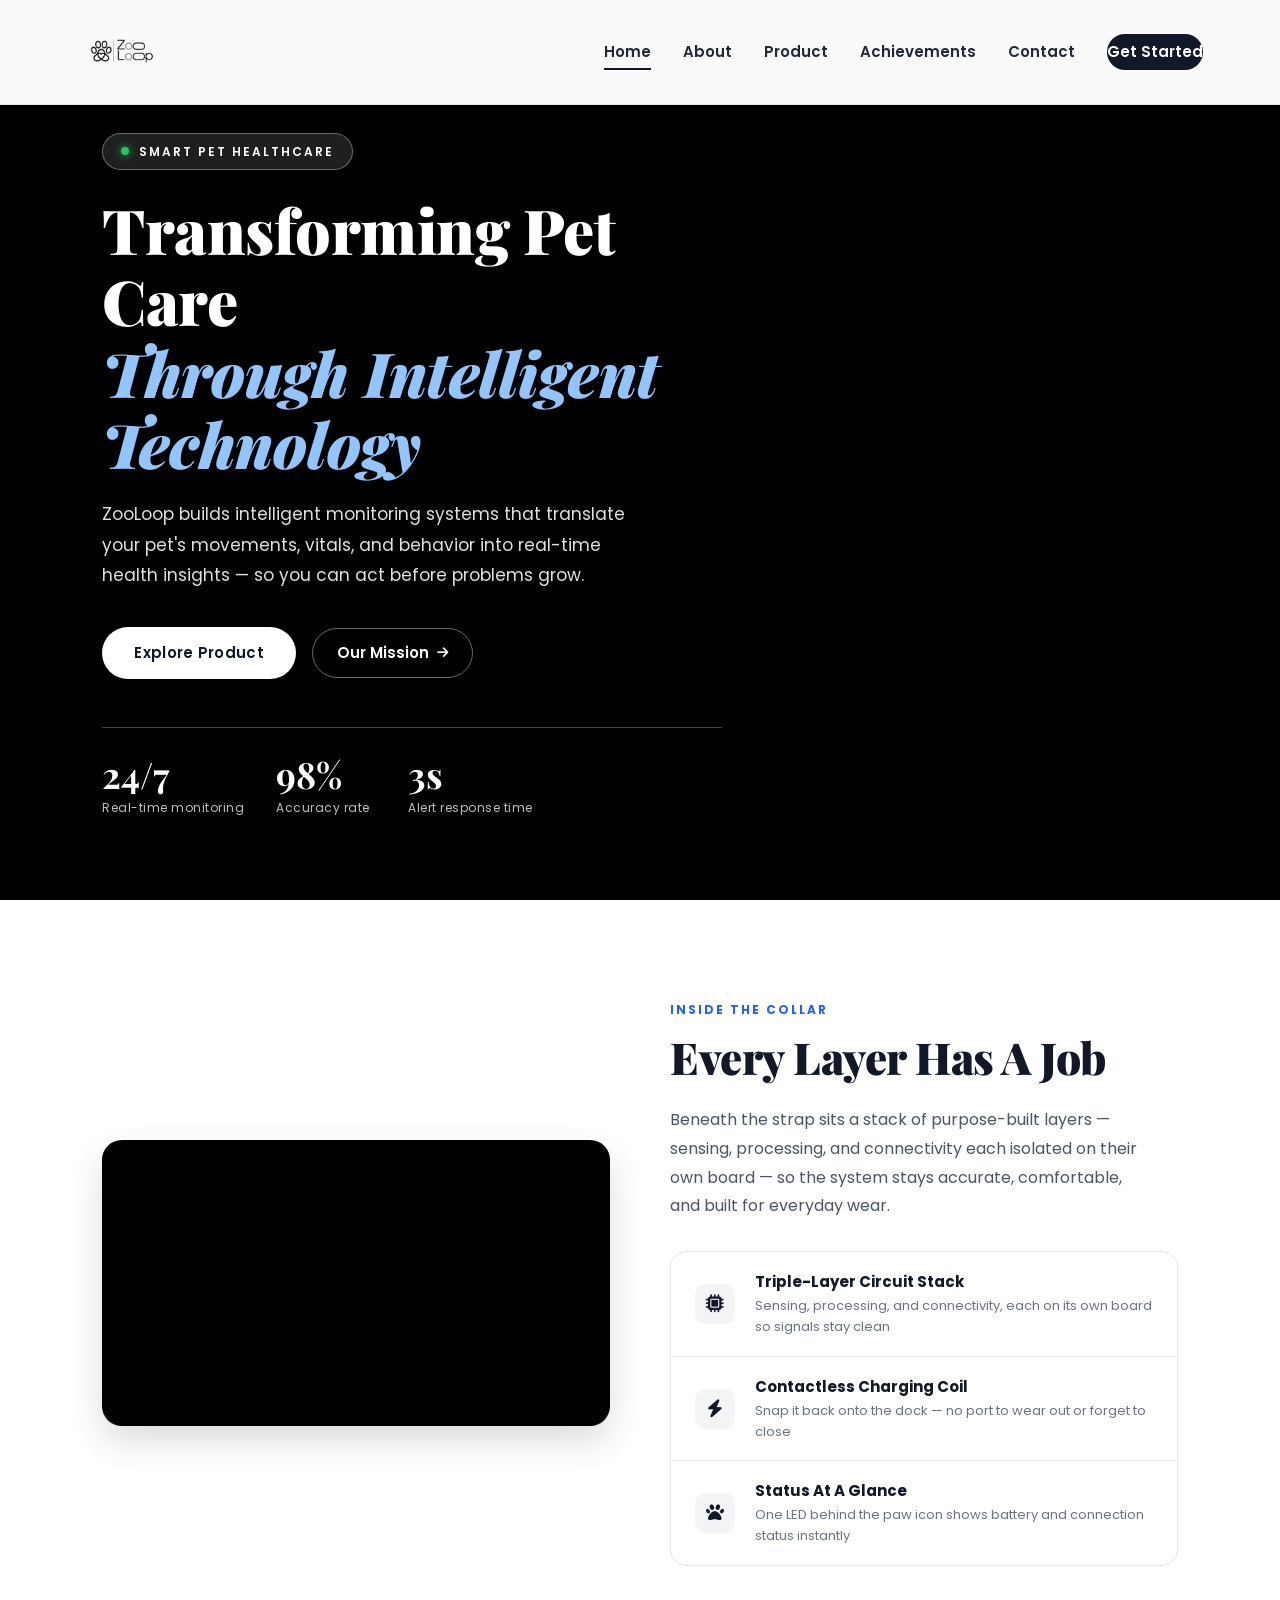
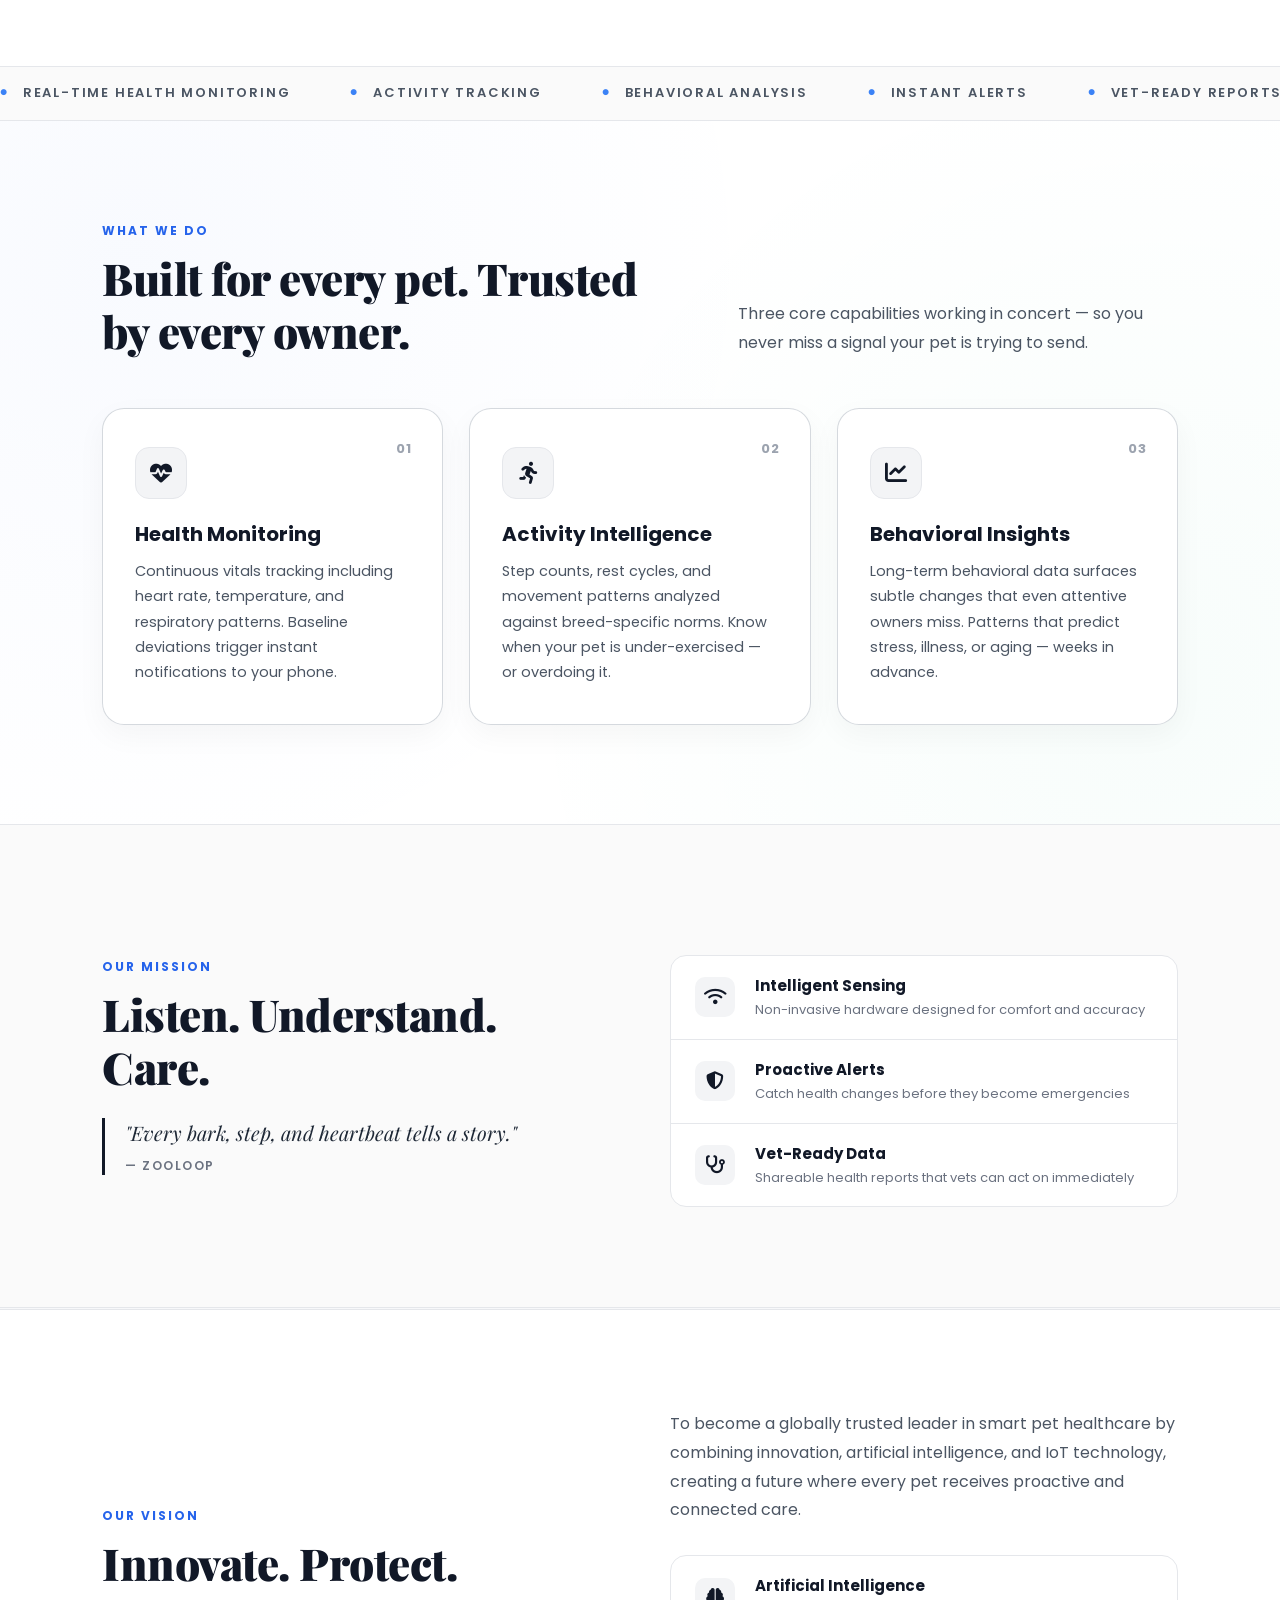
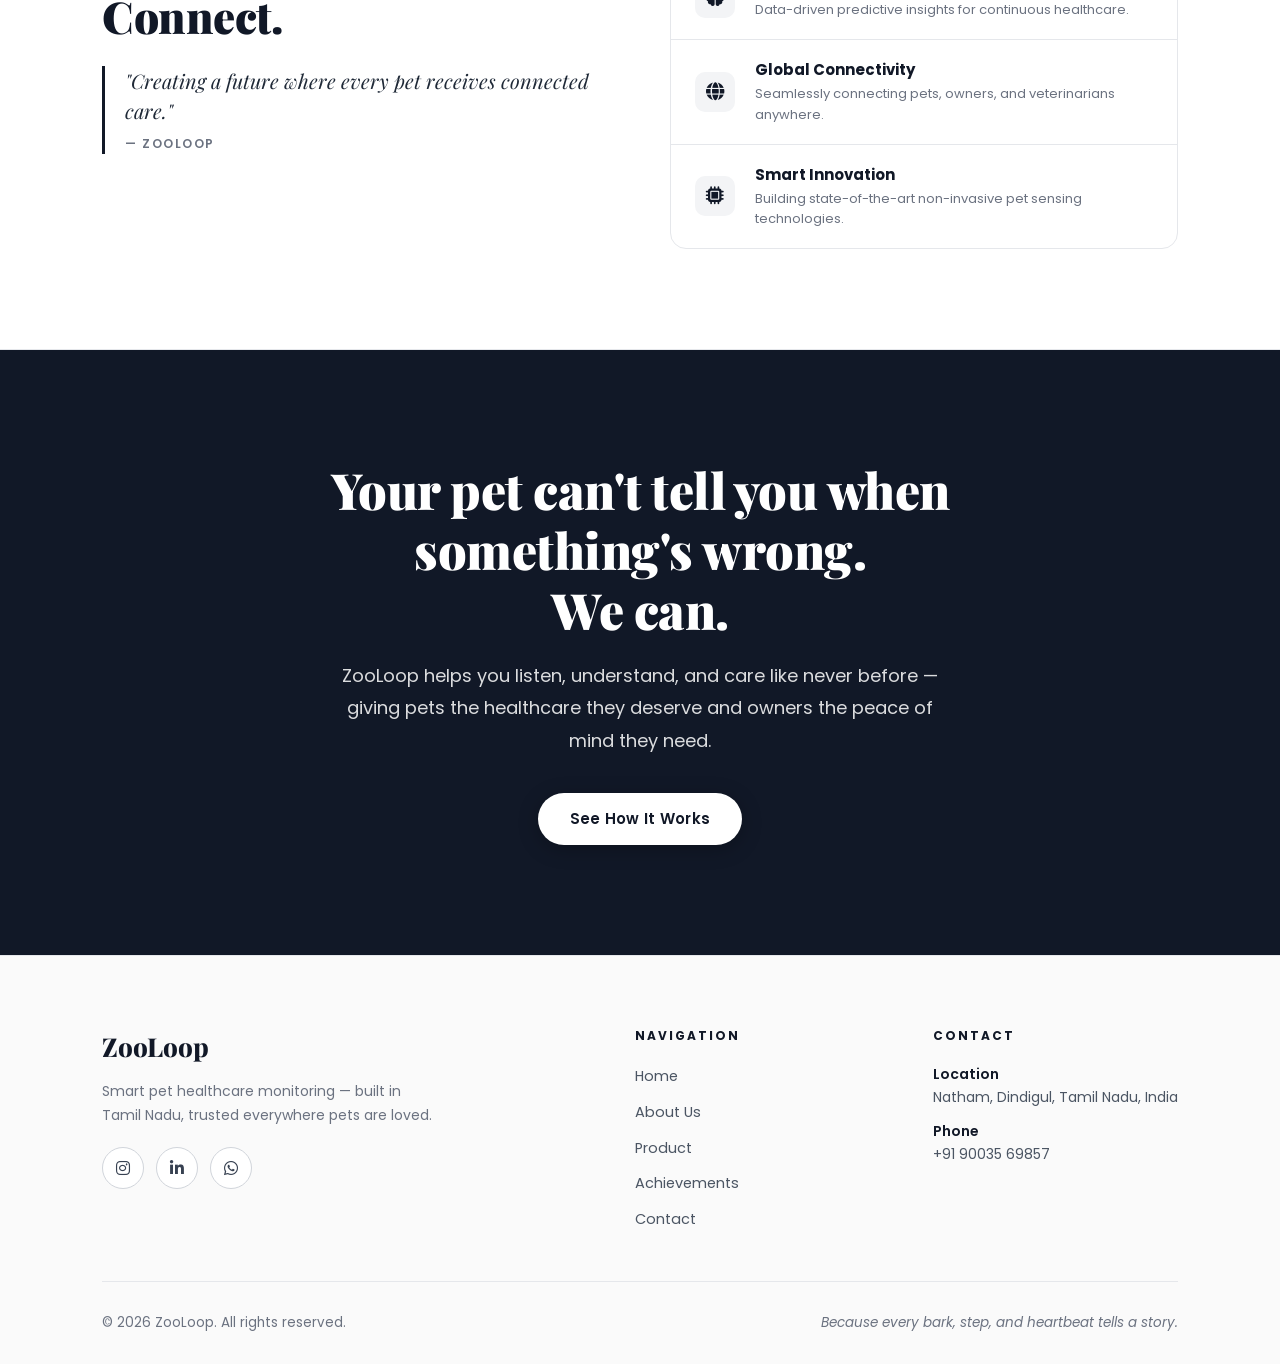
<file: index.html>
<!DOCTYPE html>
<html lang="en">

<head>
  <meta charset="UTF-8">
  <meta name="viewport" content="width=device-width, initial-scale=1.0">
  <title>ZooLoop — Smart Pet Healthcare Monitoring</title>
  <link rel="preconnect" href="https://fonts.googleapis.com">
  <link rel="preconnect" href="https://fonts.gstatic.com" crossorigin>
  <link
    href="https://fonts.googleapis.com/css2?family=Inter:wght@300;400;500;600;700&family=Playfair+Display:wght@400;700;900&family=Poppins:wght@400;500;600;700&display=swap"
    rel="stylesheet">
  <link rel="stylesheet" href="https://cdnjs.cloudflare.com/ajax/libs/font-awesome/6.5.1/css/all.min.css">
  <link rel="stylesheet" href="circletrans.css">
  <link rel="stylesheet" href="responsive-core.css">

  <style>
    /* ── TOKENS & BASE ─────────────────────────────────── */
    :root {
      --black: #ffffff;
      --ink: #f9fafb;
      --dark: #f3f4f6;
      --mid: #d1d5db;
      --muted: #6b7280;
      --border: #e5e7eb;
      --soft: #374151;
      --white: #111827;
      --pure: #000000;
      --display: 'Playfair Display', serif;
      --body: 'Poppins', 'Inter', sans-serif;
      --ease: cubic-bezier(0.25, 0.46, 0.45, 0.94);
    }

    *,
    *::before,
    *::after {
      margin: 0;
      padding: 0;
      box-sizing: border-box;
    }

    html {
      scroll-behavior: smooth;
    }

    body {
      background: #ffffff;
      color: #111827;
      font-family: var(--body);
      font-size: 16px;
      line-height: 1.6;
      overflow-x: hidden;
      width: 100%;
    }

    a {
      text-decoration: none;
      color: inherit;
    }

    img {
      display: block;
      max-width: 100%;
    }

    /* ── SCROLLBAR ──────────────────────────────────── */
    ::-webkit-scrollbar {
      width: 6px;
    }

    ::-webkit-scrollbar-track {
      background: #f1f1f1;
    }

    ::-webkit-scrollbar-thumb {
      background: #bbb;
      border-radius: 10px;
    }

    /* ── HERO ───────────────────────────────────────── */
    .hero {
      position: relative;
      min-height: 100vh;
      display: flex;
      align-items: center;
      padding: 130px 8% 80px;
      overflow: hidden;
      background: #000000;
    }

    .hero-video {
      position: absolute;
      inset: 0;
      width: 100%;
      height: 100%;
      object-fit: cover;
      z-index: 0;
      filter: contrast(90%) brightness(90%);
    }

    .hero-video-overlay {
      position: absolute;
      inset: 0;
      background: linear-gradient(180deg, rgba(0, 0, 0, 0.15) 0%, rgba(0, 0, 0, 0.45) 100%);
      z-index: 1;
      pointer-events: none;
    }

    .hero-inner {
      position: relative;
      z-index: 2;
      display: flex;
      align-items: center;
      justify-content: space-between;
      gap: 50px;
      width: 100%;
      max-width: 1280px;
      margin: 0 auto;
    }

    .hero-text {
      max-width: 620px;
      width: 100%;
    }

    .hero-eyebrow {
      display: inline-flex;
      align-items: center;
      gap: 10px;
      font-size: 12px;
      font-weight: 600;
      letter-spacing: 2px;
      text-transform: uppercase;
      color: #ffffff;
      background: rgba(255, 255, 255, 0.12);
      backdrop-filter: blur(8px);
      border: 1px solid rgba(255, 255, 255, 0.35);
      padding: 8px 18px;
      border-radius: 30px;
      margin-bottom: 24px;
      animation: fadeUp 0.8s 0.2s var(--ease) forwards;
    }

    .hero-eyebrow span {
      width: 8px;
      height: 8px;
      background: #22c55e;
      border-radius: 50%;
      box-shadow: 0 0 8px #22c55e;
      animation: pulse 2s infinite;
    }

    .hero-h1 {
      font-family: var(--display);
      font-size: clamp(32px, 5vw, 62px);
      font-weight: 900;
      line-height: 1.15;
      color: #ffffff;
      letter-spacing: -0.5px;
      animation: fadeUp 0.9s 0.35s var(--ease) forwards;
    }

    .hero-h1 em {
      font-style: italic;
      color: #93c5fd;
      display: block;
    }

    .hero-sub {
      margin-top: 20px;
      font-size: clamp(15px, 1.8vw, 17px);
      font-weight: 400;
      line-height: 1.8;
      color: rgba(255, 255, 255, 0.88);
      max-width: 540px;
      animation: fadeUp 0.9s 0.5s var(--ease) forwards;
    }

    .hero-actions {
      margin-top: 36px;
      display: flex;
      gap: 16px;
      align-items: center;
      flex-wrap: wrap;
      animation: fadeUp 0.9s 0.65s var(--ease) forwards;
    }

    .btn-primary {
      display: inline-flex;
      align-items: center;
      justify-content: center;
      padding: 14px 32px;
      background: #ffffff;
      color: #111827;
      font-size: 15px;
      font-weight: 600;
      border-radius: 30px;
      letter-spacing: 0.3px;
      transition: all 0.3s ease;
      box-shadow: 0 4px 20px rgba(0, 0, 0, 0.25);
    }

    .btn-primary:hover {
      background: #f3f4f6;
      transform: translateY(-2px);
      box-shadow: 0 8px 25px rgba(255, 255, 255, 0.25);
    }

    .btn-ghost {
      display: inline-flex;
      align-items: center;
      gap: 8px;
      font-size: 15px;
      font-weight: 600;
      color: #ffffff;
      padding: 12px 24px;
      border-radius: 30px;
      border: 1px solid rgba(255, 255, 255, 0.4);
      backdrop-filter: blur(6px);
      transition: all 0.3s ease;
    }

    .btn-ghost i {
      font-size: 13px;
      transition: transform 0.3s;
    }

    .btn-ghost:hover {
      background: rgba(255, 255, 255, 0.15);
      border-color: #ffffff;
    }

    .btn-ghost:hover i {
      transform: translateX(4px);
    }

    .hero-stats {
      margin-top: 48px;
      display: flex;
      gap: 32px;
      flex-wrap: wrap;
      animation: fadeUp 0.9s 0.8s var(--ease) forwards;
      border-top: 1px solid rgba(255, 255, 255, 0.25);
      padding-top: 28px;
    }

    .stat-item {
      min-width: 100px;
    }

    .stat-num {
      font-family: var(--display);
      font-size: clamp(26px, 3.5vw, 36px);
      font-weight: 700;
      color: #ffffff;
      line-height: 1;
    }

    .stat-label {
      font-size: 12px;
      color: rgba(255, 255, 255, 0.75);
      letter-spacing: 0.5px;
      margin-top: 6px;
    }

    /* ── HARDWARE / "INSIDE THE COLLAR" SECTION ──────── */
    .hardware-section {
      padding: 100px 8%;
      max-width: 1320px;
      margin: 0 auto;
      display: flex;
      align-items: center;
      gap: 60px;
      background: #ffffff;
    }

    .hardware-media {
      flex: 1;
      width: 100%;
    }

    .hardware-media-frame {
      position: relative;
      border-radius: 20px;
      overflow: hidden;
      background: #000000;
      box-shadow: 0 15px 35px rgba(0, 0, 0, 0.14);
      aspect-ratio: 16 / 9;
    }

    .hardware-media-frame video {
      width: 100%;
      height: 100%;
      object-fit: cover;
      display: block;
      transition: transform 0.6s var(--ease);
    }

    .hardware-media-frame:hover video {
      transform: scale(1.02);
    }

    .hardware-copy {
      flex: 1;
    }

    .hardware-copy .section-title {
      max-width: 460px;
    }

    .hardware-copy p {
      margin-top: 22px;
      font-size: 16px;
      line-height: 1.8;
      color: #4b5563;
      max-width: 480px;
    }

    /* Reuses .mission-pillars / .pillar / .pillar-icon styling defined below */

    /* ── MARQUEE ────────────────────────────────────── */
    .marquee-section {
      border-top: 1px solid var(--border);
      border-bottom: 1px solid var(--border);
      padding: 16px 0;
      overflow: hidden;
      background: #fafafa;
    }

    .marquee-track {
      display: flex;
      gap: 60px;
      animation: marquee 26s linear infinite;
      white-space: nowrap;
      width: max-content;
    }

    .marquee-item {
      font-size: 13px;
      font-weight: 600;
      letter-spacing: 1.8px;
      text-transform: uppercase;
      color: #4b5563;
      display: flex;
      align-items: center;
      gap: 14px;
      flex-shrink: 0;
    }

    .marquee-item::before {
      content: '●';
      font-size: 8px;
      color: #3b82f6;
    }

    /* ── FEATURES SECTION (SECTION 2) ───────────────── */
    .features-section {
      padding: 100px 8%;
      max-width: 1320px;
      margin: 0 auto;
      position: relative;
      background: #ffffff;
    }

    /* Clean, professional subtle accent background instead of messy video */
    .features-section::before {
      content: '';
      position: absolute;
      top: 0;
      left: 0;
      right: 0;
      height: 100%;
      background: radial-gradient(circle at 10% 20%, rgba(37, 99, 235, 0.03) 0%, transparent 50%),
        radial-gradient(circle at 90% 80%, rgba(16, 185, 129, 0.03) 0%, transparent 50%);
      pointer-events: none;
    }

    .section-eyebrow {
      font-size: 12px;
      font-weight: 700;
      letter-spacing: 2px;
      text-transform: uppercase;
      color: #2563eb;
      margin-bottom: 12px;
    }

    .section-title {
      font-family: var(--display);
      font-size: clamp(26px, 3.8vw, 44px);
      font-weight: 900;
      line-height: 1.2;
      color: #111827;
      letter-spacing: -0.5px;
      max-width: 580px;
    }

    .section-header {
      display: flex;
      justify-content: space-between;
      align-items: flex-end;
      margin-bottom: 50px;
      gap: 30px;
      flex-wrap: wrap;
      position: relative;
      z-index: 2;
    }

    .section-desc {
      max-width: 440px;
      font-size: 16px;
      line-height: 1.8;
      color: #4b5563;
    }

    .feature-grid {
      display: grid;
      grid-template-columns: repeat(3, 1fr);
      gap: 26px;
      position: relative;
      z-index: 2;
    }

    .feature-card {
      background: #ffffff;
      padding: 38px 32px;
      border-radius: 22px;
      border: 1px solid #edf0f2;
      box-shadow: 0 10px 30px rgba(0, 0, 0, 0.04);
      transition: all 0.35s ease;
      position: relative;
      overflow: hidden;
    }

    .feature-card::before {
      content: '';
      position: absolute;
      bottom: 0;
      left: 0;
      width: 0;
      height: 3px;
      background: #111827;
      transition: width 0.4s var(--ease);
    }

    .feature-card:hover {
      transform: translateY(-8px);
      box-shadow: 0 18px 45px rgba(0, 0, 0, 0.08);
      border-color: #cbd5e1;
    }

    .feature-card:hover::before {
      width: 100%;
    }

    .feature-icon {
      width: 52px;
      height: 52px;
      background: #f3f4f6;
      border: 1px solid #e5e7eb;
      display: flex;
      align-items: center;
      justify-content: center;
      margin-bottom: 22px;
      border-radius: 14px;
      font-size: 22px;
      color: #111827;
      transition: all 0.3s;
    }

    .feature-card:hover .feature-icon {
      background: #111827;
      color: #ffffff;
    }

    .feature-card h3 {
      font-size: 20px;
      font-weight: 700;
      color: #111827;
      margin-bottom: 12px;
      line-height: 1.3;
    }

    .feature-card p {
      font-size: 14.5px;
      color: #4b5563;
      line-height: 1.75;
    }

    .feature-num {
      position: absolute;
      top: 30px;
      right: 30px;
      font-size: 13px;
      color: #9ca3af;
      font-weight: 700;
      letter-spacing: 1px;
    }

    /* ── MISSION SECTION ──────────────────────────────── */
    .mission-section {
      padding: 100px 8%;
      display: flex;
      gap: 60px;
      align-items: center;
      max-width: 1320px;
      margin: 0 auto;
      background: #fafafa;
      border-top: 1px solid #e5e7eb;
      border-bottom: 1px solid #e5e7eb;
    }

    .mission-left {
      flex: 1;
      display: flex;
      flex-direction: column;
    }

    .mission-right {
      flex: 1;
    }

    .mission-quote {
      margin-top: 24px;
      padding-left: 20px;
      border-left: 3px solid #111827;
    }

    .mission-quote p {
      font-family: var(--display);
      font-size: 20px;
      font-style: italic;
      color: #1f2937;
      line-height: 1.5;
    }

    .mission-quote cite {
      display: block;
      margin-top: 8px;
      font-size: 12px;
      font-style: normal;
      letter-spacing: 1.5px;
      text-transform: uppercase;
      color: #6b7280;
      font-weight: 600;
    }

    .mission-image {
      margin-top: 32px;
      border-radius: 20px;
      overflow: hidden;
      box-shadow: 0 15px 35px rgba(0, 0, 0, 0.1);
      max-height: 380px;
    }

    .mission-image img {
      width: 100%;
      height: 100%;
      max-height: 380px;
      object-fit: cover;
      transition: transform 0.5s var(--ease);
    }

    .mission-image:hover img {
      transform: scale(1.03);
    }

    .mission-right p {
      font-size: 16px;
      line-height: 1.8;
      color: #4b5563;
      margin-bottom: 20px;
    }

    .mission-pillars {
      margin-top: 30px;
      display: flex;
      flex-direction: column;
      border: 1px solid #e5e7eb;
      border-radius: 16px;
      overflow: hidden;
      background: #ffffff;
    }

    .pillar {
      display: flex;
      align-items: center;
      gap: 20px;
      padding: 18px 24px;
      border-bottom: 1px solid #e5e7eb;
      transition: background 0.3s;
    }

    .pillar:last-child {
      border-bottom: none;
    }

    .pillar:hover {
      background: #f9fafb;
    }

    .pillar-icon {
      font-size: 18px;
      color: #111827;
      width: 40px;
      height: 40px;
      background: #f3f4f6;
      border-radius: 10px;
      display: flex;
      align-items: center;
      justify-content: center;
      flex-shrink: 0;
    }

    .pillar-text {
      font-size: 15px;
      font-weight: 700;
      color: #111827;
    }

    .pillar-desc {
      font-size: 13px;
      color: #6b7280;
      margin-top: 2px;
    }

    /* ── STATEMENT SECTION ──────────────────────────── */
    .statement-section {
      padding: 110px 8%;
      background: #111827;
      color: #ffffff;
      text-align: center;
      position: relative;
      overflow: hidden;
    }

    .statement-inner {
      position: relative;
      z-index: 2;
      max-width: 800px;
      margin: 0 auto;
    }

    .statement-inner h2 {
      font-family: var(--display);
      font-size: clamp(28px, 4.5vw, 50px);
      font-weight: 900;
      color: #ffffff;
      line-height: 1.2;
      letter-spacing: -0.5px;
      margin-bottom: 20px;
    }

    .statement-inner p {
      font-size: clamp(15px, 1.8vw, 18px);
      color: rgba(255, 255, 255, 0.85);
      max-width: 600px;
      margin: 0 auto 36px;
      line-height: 1.8;
    }

    /* ── FOOTER ─────────────────────────────────────── */
    footer {
      background: #fafafa;
      border-top: 1px solid #e5e7eb;
      padding: 70px 8% 30px;
    }

    .footer-container {
      max-width: 1280px;
      margin: 0 auto;
    }

    .footer-brand {
      max-width: 340px;
    }

    .footer-brand .logo-name {
      font-family: var(--display);
      font-size: 26px;
      font-weight: 800;
      color: #111827;
      margin-bottom: 12px;
      display: block;
    }

    .footer-brand p {
      font-size: 14px;
      color: #6b7280;
      line-height: 1.7;
    }

    .footer-links h4,
    .footer-contact h4 {
      font-size: 12px;
      font-weight: 700;
      letter-spacing: 2px;
      text-transform: uppercase;
      color: #111827;
      margin-bottom: 18px;
    }

    .footer-links ul {
      list-style: none;
    }

    .footer-links li {
      margin-bottom: 10px;
    }

    .footer-links a {
      font-size: 14.5px;
      color: #4b5563;
      transition: color 0.3s;
    }

    .footer-links a:hover {
      color: #000000;
      font-weight: 600;
    }

    .footer-contact p {
      font-size: 14px;
      color: #4b5563;
      margin-bottom: 8px;
    }

    .footer-contact p strong {
      color: #111827;
      font-weight: 600;
    }

    .social-row {
      display: flex;
      gap: 12px;
      margin-top: 20px;
    }

    .social-row a {
      width: 42px;
      height: 42px;
      border: 1px solid #d1d5db;
      background: #ffffff;
      display: flex;
      align-items: center;
      justify-content: center;
      border-radius: 50%;
      font-size: 16px;
      color: #374151;
      transition: all 0.3s ease;
    }

    .social-row a:hover {
      background: #111827;
      border-color: #111827;
      color: #ffffff;
      transform: translateY(-3px);
    }

    .footer-bottom {
      padding-top: 30px;
      margin-top: 40px;
      border-top: 1px solid #e5e7eb;
      display: flex;
      justify-content: space-between;
      align-items: center;
      flex-wrap: wrap;
      gap: 15px;
    }

    .footer-bottom p {
      font-size: 13.5px;
      color: #6b7280;
    }

    .footer-tagline {
      font-style: italic;
      color: #9ca3af;
    }

    /* ── ANIMATIONS ─────────────────────────────────── */
    @keyframes fadeUp {
      from {
        opacity: 0;
        transform: translateY(24px);
      }

      to {
        opacity: 1;
        transform: translateY(0);
      }
    }

    @keyframes marquee {
      from {
        transform: translateX(0);
      }

      to {
        transform: translateX(-50%);
      }
    }

    @keyframes pulse {

      0%,
      100% {
        opacity: 1;
        transform: scale(1);
      }

      50% {
        opacity: 0.4;
        transform: scale(0.85);
      }
    }

    .reveal {
      opacity: 0;
      transform: translateY(25px);
      transition: opacity 0.7s var(--ease), transform 0.7s var(--ease);
    }

    .reveal.visible {
      opacity: 1;
      transform: translateY(0);
    }

    /* ── RESPONSIVE MEDIA QUERIES ───────────────────── */
    @media (max-width: 991px) {
      .hero {
        padding: 120px 6% 60px;
      }

      .hero-inner {
        flex-direction: column;
        align-items: flex-start;
      }

      .feature-grid {
        grid-template-columns: repeat(2, 1fr);
      }

      .hardware-section {
        flex-direction: column;
        gap: 40px;
        padding: 70px 6%;
      }

      .hardware-copy .section-title,
      .hardware-copy p {
        max-width: 100%;
      }

      .mission-section {
        flex-direction: column;
        gap: 40px;
      }

      .section-header {
        flex-direction: column;
        align-items: flex-start;
      }
    }

    @media (max-width: 640px) {
      .hero {
        padding: 110px 5% 50px;
      }

      .features-section,
      .mission-section,
      .statement-section {
        padding: 70px 5%;
      }

      .hardware-section {
        padding: 60px 5%;
      }

      .feature-grid {
        grid-template-columns: 1fr;
      }

      .hero-stats {
        gap: 20px;
      }

      .stat-item {
        min-width: 80px;
      }

      .hero-actions {
        flex-direction: column;
        align-items: stretch;
        width: 100%;
      }

      .btn-primary,
      .btn-ghost {
        width: 100%;
        justify-content: center;
      }

      .footer-bottom {
        flex-direction: column;
        text-align: center;
      }
    }
  </style>
</head>

<body>

  <!-- ── NAVBAR ─────────────────────────────────────── -->
  <nav class="navbar" id="navbar">
    <a href="index.html" class="logo" aria-label="ZooLoop Home">
      <img src="ZooLoopTRANS.png" alt="ZooLoop Logo">
    </a>

    <ul class="nav-links">
      <li><a href="index.html" class="active">Home</a></li>
      <li><a href="about.html">About</a></li>
      <li><a href="product.html">Product</a></li>
      <li><a href="achievements.html">Achievements</a></li>
      <li><a href="contact.html">Contact</a></li>
      <li class="mobile-cta-wrapper">
        <a href="product.html" class="nav-cta">Get Started</a>
      </li>
    </ul>



    <button class="hamburger" aria-label="Toggle navigation menu" type="button">
      <span></span>
      <span></span>
      <span></span>
    </button>
  </nav>

  <!-- ── HERO ───────────────────────────────────────── -->
  <section class="hero">
    <video class="hero-video" autoplay muted loop playsinline preload="auto">
      <source src="dogsb.mp4" type="video/mp4">
    </video>
    <div class="hero-video-overlay"></div>

    <div class="hero-inner">
      <div class="hero-text">
        <div class="hero-eyebrow">
          <span></span>
          Smart Pet Healthcare
        </div>

        <h1 class="hero-h1">
          Transforming Pet Care
          <em>Through Intelligent Technology</em>
        </h1>

        <p class="hero-sub">
          ZooLoop builds intelligent monitoring systems that translate your pet's movements, vitals, and behavior into
          real-time health insights — so you can act before problems grow.
        </p>

        <div class="hero-actions">
          <a href="product.html" class="btn-primary">Explore Product</a>
          <a href="achievements.html" class="btn-ghost">
            Our Mission <i class="fas fa-arrow-right"></i>
          </a>
        </div>

        <div class="hero-stats">
          <div class="stat-item">
            <div class="stat-num">24/7</div>
            <div class="stat-label">Real-time monitoring</div>
          </div>
          <div class="stat-item">
            <div class="stat-num">98%</div>
            <div class="stat-label">Accuracy rate</div>
          </div>
          <div class="stat-item">
            <div class="stat-num">3s</div>
            <div class="stat-label">Alert response time</div>
          </div>
        </div>
      </div>
    </div>
  </section>

  <!-- ── HARDWARE / INSIDE THE COLLAR ─────────────────── -->
  <section class="hardware-section" id="inside-the-collar">
    <div class="hardware-media reveal">
      <div class="hardware-media-frame">
        <video autoplay muted loop playsinline preload="auto">
          <source src="smartcollar.mp4" type="video/mp4">
        </video>
      </div>
    </div>

    <div class="hardware-copy reveal">
      <div class="section-eyebrow">Inside The Collar</div>
      <h2 class="section-title">Every Layer Has A Job</h2>
      <p>
        Beneath the strap sits a stack of purpose-built layers — sensing, processing, and connectivity each
        isolated on their own board — so the system stays accurate, comfortable, and built for everyday wear.
      </p>

      <div class="mission-pillars">
        <div class="pillar">
          <div class="pillar-icon"><i class="fas fa-microchip"></i></div>
          <div>
            <div class="pillar-text">Triple-Layer Circuit Stack</div>
            <div class="pillar-desc">Sensing, processing, and connectivity, each on its own board so signals stay clean
            </div>
          </div>
        </div>
        <div class="pillar">
          <div class="pillar-icon"><i class="fas fa-bolt"></i></div>
          <div>
            <div class="pillar-text">Contactless Charging Coil</div>
            <div class="pillar-desc">Snap it back onto the dock — no port to wear out or forget to close</div>
          </div>
        </div>
        <div class="pillar">
          <div class="pillar-icon"><i class="fas fa-paw"></i></div>
          <div>
            <div class="pillar-text">Status At A Glance</div>
            <div class="pillar-desc">One LED behind the paw icon shows battery and connection status instantly</div>
          </div>
        </div>
      </div>
    </div>
  </section>

  <!-- ── MARQUEE ─────────────────────────────────────── -->
  <div class="marquee-section">
    <div class="marquee-track" aria-hidden="true">
      <div class="marquee-item">Real-time Health Monitoring</div>
      <div class="marquee-item">Activity Tracking</div>
      <div class="marquee-item">Behavioral Analysis</div>
      <div class="marquee-item">Instant Alerts</div>
      <div class="marquee-item">Vet-Ready Reports</div>
      <div class="marquee-item">Smart Sensing Technology</div>
      <div class="marquee-item">Intelligent Pet Care</div>
      <!-- Loop Items -->
      <div class="marquee-item">Real-time Health Monitoring</div>
      <div class="marquee-item">Activity Tracking</div>
      <div class="marquee-item">Behavioral Analysis</div>
      <div class="marquee-item">Instant Alerts</div>
      <div class="marquee-item">Vet-Ready Reports</div>
      <div class="marquee-item">Smart Sensing Technology</div>
      <div class="marquee-item">Intelligent Pet Care</div>
    </div>
  </div>

  <!-- ── FEATURES (SECTION 2 - CLEAN & POLISHED) ─────────────────── -->
  <section class="features-section">
    <div class="section-header reveal">
      <div>
        <div class="section-eyebrow">What We Do</div>
        <h2 class="section-title">Built for every pet. Trusted by every owner.</h2>
      </div>
      <p class="section-desc">
        Three core capabilities working in concert — so you never miss a signal your pet is trying to send.
      </p>
    </div>

    <div class="feature-grid">
      <div class="feature-card reveal">
        <span class="feature-num">01</span>
        <div class="feature-icon"><i class="fas fa-heartbeat"></i></div>
        <h3>Health Monitoring</h3>
        <p>Continuous vitals tracking including heart rate, temperature, and respiratory patterns. Baseline deviations
          trigger instant notifications to your phone.</p>
      </div>
      <div class="feature-card reveal">
        <span class="feature-num">02</span>
        <div class="feature-icon"><i class="fas fa-running"></i></div>
        <h3>Activity Intelligence</h3>
        <p>Step counts, rest cycles, and movement patterns analyzed against breed-specific norms. Know when your pet is
          under-exercised — or overdoing it.</p>
      </div>
      <div class="feature-card reveal">
        <span class="feature-num">03</span>
        <div class="feature-icon"><i class="fas fa-chart-line"></i></div>
        <h3>Behavioral Insights</h3>
        <p>Long-term behavioral data surfaces subtle changes that even attentive owners miss. Patterns that predict
          stress, illness, or aging — weeks in advance.</p>
      </div>
    </div>
  </section>

  <!-- ── MISSION SECTION ──────────────────────────────── -->
  <section class="mission-section" id="our-mission">
    <div class="mission-left reveal">
      <div class="section-eyebrow">Our Mission</div>
      <h2 class="section-title">Listen. Understand. Care.</h2>
      <div class="mission-quote">
        <p>"Every bark, step, and heartbeat tells a story."</p>
        <cite>— ZooLoop</cite>
      </div>
    </div>

    <div class="mission-right reveal">
      <div class="mission-pillars">
        <div class="pillar">
          <div class="pillar-icon"><i class="fas fa-wifi"></i></div>
          <div>
            <div class="pillar-text">Intelligent Sensing</div>
            <div class="pillar-desc">Non-invasive hardware designed for comfort and accuracy</div>
          </div>
        </div>
        <div class="pillar">
          <div class="pillar-icon"><i class="fas fa-shield-alt"></i></div>
          <div>
            <div class="pillar-text">Proactive Alerts</div>
            <div class="pillar-desc">Catch health changes before they become emergencies</div>
          </div>
        </div>
        <div class="pillar">
          <div class="pillar-icon"><i class="fas fa-stethoscope"></i></div>
          <div>
            <div class="pillar-text">Vet-Ready Data</div>
            <div class="pillar-desc">Shareable health reports that vets can act on immediately</div>
          </div>
        </div>
      </div>
    </div>
  </section>

  <!-- ── VISION SECTION ───────────────────────────────── -->
  <section class="mission-section" id="our-vision" style="background:#ffffff;">
    <div class="mission-left reveal">
      <div class="section-eyebrow">Our Vision</div>
      <h2 class="section-title">Innovate. Protect. Connect.</h2>
      <div class="mission-quote">
        <p>"Creating a future where every pet receives connected care."</p>
        <cite>— ZooLoop</cite>
      </div>
    </div>

    <div class="mission-right reveal">
      <p>
        To become a globally trusted leader in smart pet healthcare by combining innovation, artificial intelligence,
        and IoT technology, creating a future where every pet receives proactive and connected care.
      </p>

      <div class="mission-pillars">
        <div class="pillar">
          <div class="pillar-icon"><i class="fas fa-brain"></i></div>
          <div>
            <div class="pillar-text">Artificial Intelligence</div>
            <div class="pillar-desc">Data-driven predictive insights for continuous healthcare.</div>
          </div>
        </div>
        <div class="pillar">
          <div class="pillar-icon"><i class="fas fa-globe"></i></div>
          <div>
            <div class="pillar-text">Global Connectivity</div>
            <div class="pillar-desc">Seamlessly connecting pets, owners, and veterinarians anywhere.</div>
          </div>
        </div>
        <div class="pillar">
          <div class="pillar-icon"><i class="fas fa-microchip"></i></div>
          <div>
            <div class="pillar-text">Smart Innovation</div>
            <div class="pillar-desc">Building state-of-the-art non-invasive pet sensing technologies.</div>
          </div>
        </div>
      </div>
    </div>
  </section>

  <!-- ── STATEMENT ─────────────────────────────────────── -->
  <section class="statement-section">
    <div class="statement-inner reveal">
      <h2>
        Your pet can't tell you when something's wrong.<br>
        We can.
      </h2>
      <p>
        ZooLoop helps you listen, understand, and care like never before — giving pets the healthcare they deserve and
        owners the peace of mind they need.
      </p>
      <a href="product.html" class="btn-primary">See How It Works</a>
    </div>
  </section>

  <!-- ── FOOTER ───────────────────────────────────────── -->
  <footer>
    <div class="footer-container">
      <div class="footer-top">
        <div class="footer-brand">
          <span class="logo-name">ZooLoop</span>
          <p>Smart pet healthcare monitoring — built in Tamil Nadu, trusted everywhere pets are loved.</p>
          <div class="social-row">
            <a href="https://www.instagram.com/_zooloop_?igsh=MXNkbmNyeTI0b3lxbQ==" target="_blank"
              aria-label="Instagram">
              <i class="fab fa-instagram"></i>
            </a>
            <a href="https://www.linkedin.com/company/z00l00p/" target="_blank" aria-label="LinkedIn">
              <i class="fab fa-linkedin-in"></i>
            </a>
            <a href="https://wa.me/919003569857" target="_blank" aria-label="WhatsApp">
              <i class="fab fa-whatsapp"></i>
            </a>
          </div>
        </div>

        <div class="footer-links">
          <h4>Navigation</h4>
          <ul>
            <li><a href="index.html">Home</a></li>
            <li><a href="about.html">About Us</a></li>
            <li><a href="product.html">Product</a></li>
            <li><a href="achievements.html">Achievements</a></li>
            <li><a href="contact.html">Contact</a></li>
          </ul>
        </div>

        <div class="footer-contact">
          <h4>Contact</h4>
          <p><strong>Location</strong><br>Natham, Dindigul, Tamil Nadu, India</p>
          <p style="margin-top:12px;"><strong>Phone</strong><br>+91 90035 69857</p>
        </div>
      </div>

      <div class="footer-bottom">
        <p>© 2026 ZooLoop. All rights reserved.</p>
        <p class="footer-tagline">Because every bark, step, and heartbeat tells a story.</p>
      </div>
    </div>
  </footer>

  <!-- ── SCRIPTS ─────────────────────────────────────── -->
  <script src="nav.js"></script>
  <script>
    // Scroll reveal observer
    const reveals = document.querySelectorAll('.reveal');
    const observer = new IntersectionObserver((entries) => {
      entries.forEach(e => {
        if (e.isIntersecting) {
          e.target.classList.add('visible');
          observer.unobserve(e.target);
        }
      });
    }, { threshold: 0.12 });
    reveals.forEach(el => observer.observe(el));
  </script>

</body>

</html>
</file>
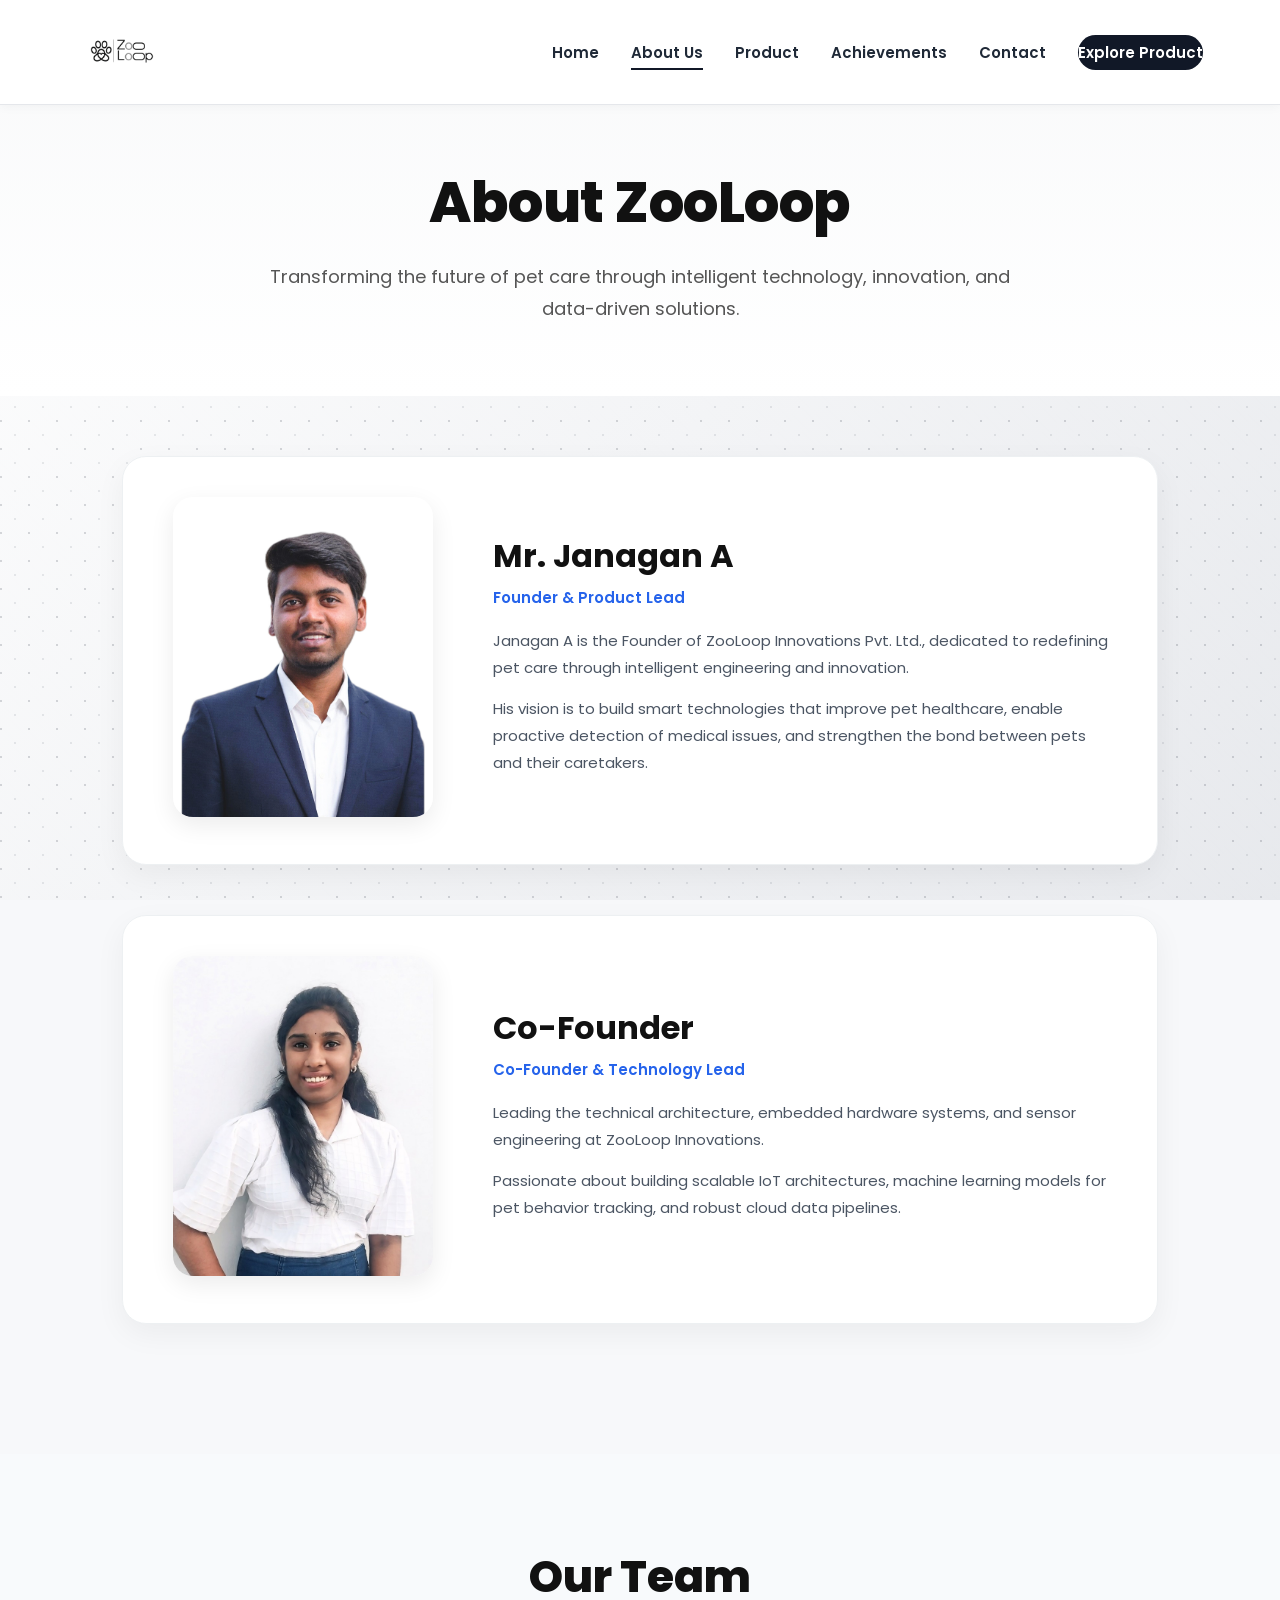
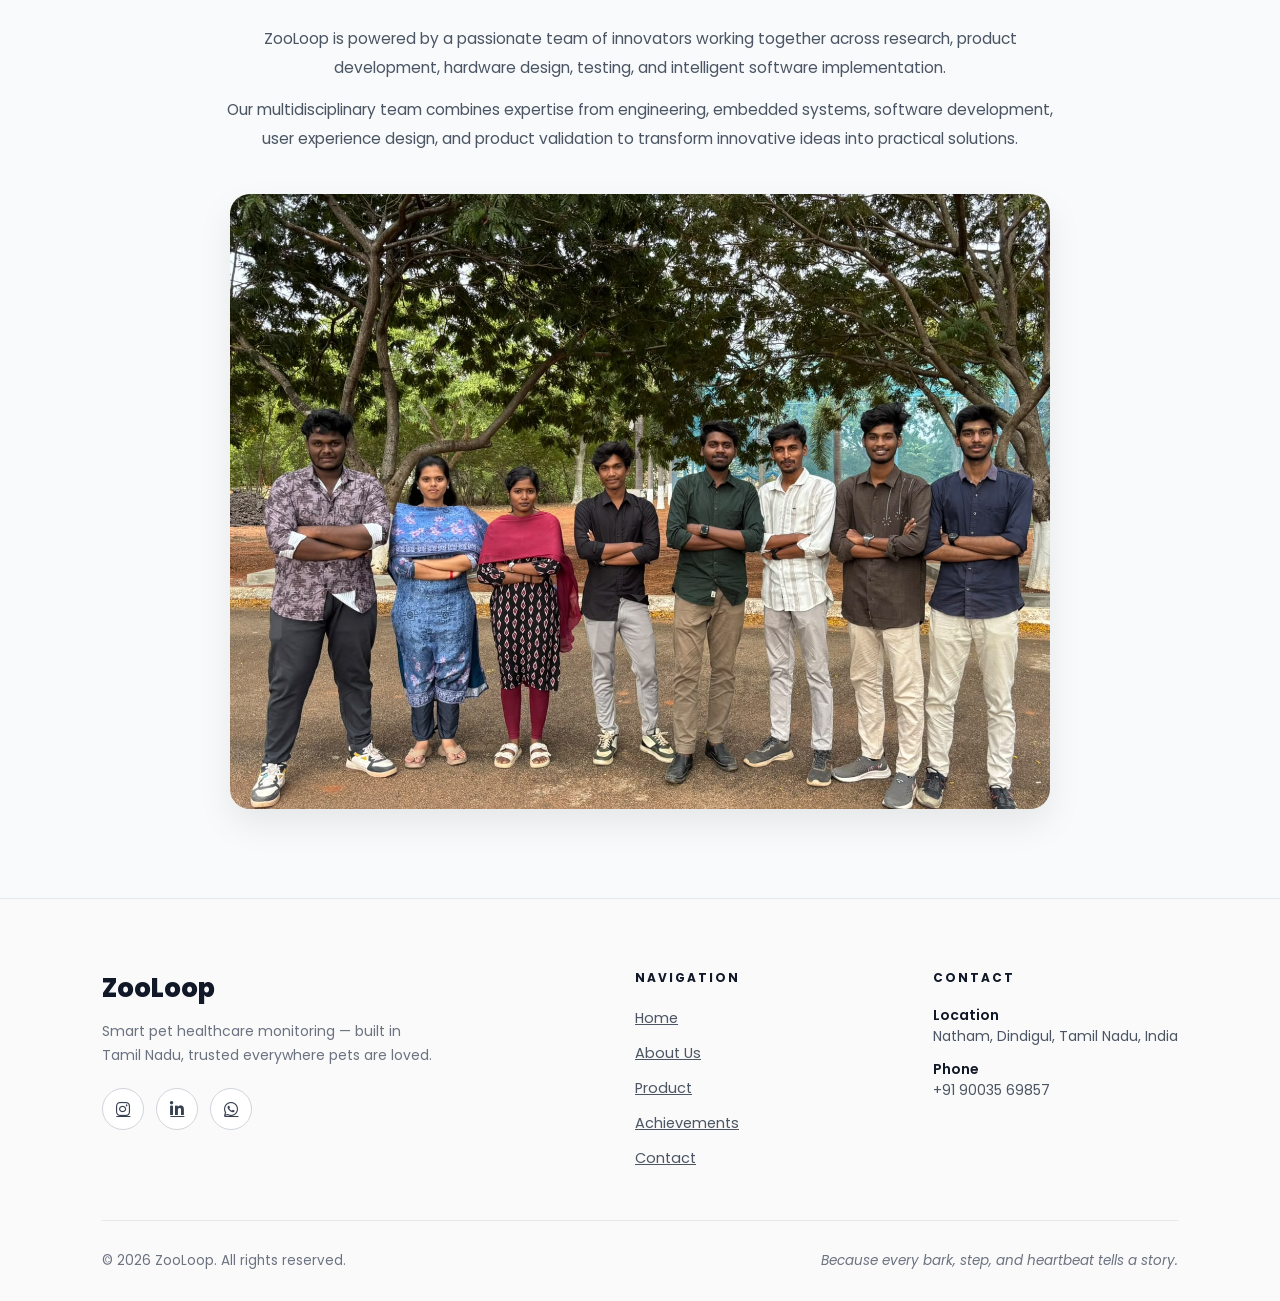
<file: about.html>
<!DOCTYPE html>
<html lang="en">

<head>
  <meta charset="UTF-8">
  <meta name="viewport" content="width=device-width, initial-scale=1.0">
  <title>About Us | ZooLoop</title>
  <link rel="preconnect" href="https://fonts.googleapis.com">
  <link rel="preconnect" href="https://fonts.gstatic.com" crossorigin>
  <link rel="stylesheet" href="https://cdnjs.cloudflare.com/ajax/libs/font-awesome/6.5.1/css/all.min.css">
  <link href="https://fonts.googleapis.com/css2?family=Poppins:wght@300;400;500;600;700;800&family=Playfair+Display:wght@700;900&display=swap" rel="stylesheet">
  <link rel="stylesheet" href="circletrans.css">
  <link rel="stylesheet" href="responsive-core.css">

  <style>
    * {
      margin: 0;
      padding: 0;
      box-sizing: border-box;
      font-family: 'Poppins', sans-serif;
    }

    body {
      background: #fdfdfd;
      color: #222;
      overflow-x: hidden;
      width: 100%;
    }

    /* ABOUT HERO */
    .about-hero {
      padding: 160px 8% 70px;
      text-align: center;
      background: linear-gradient(180deg, #f8f9fa 0%, #ffffff 100%);
      position: relative;
    }

    .about-hero h1 {
      font-size: clamp(34px, 5vw, 56px);
      margin-bottom: 16px;
      color: #111;
      font-weight: 800;
      letter-spacing: -0.5px;
    }

    .about-hero p {
      max-width: 760px;
      margin: 0 auto;
      font-size: clamp(15px, 2vw, 18px);
      line-height: 1.8;
      color: #555;
    }

    /* LEADERSHIP */
    .leadership {
      padding: 60px 8% 80px;
      max-width: 1240px;
      margin: 0 auto;
    }

    .leader {
      display: flex;
      align-items: center;
      justify-content: space-between;
      gap: 50px;
      background: #ffffff;
      padding: 40px;
      margin-bottom: 50px;
      border-radius: 24px;
      border: 1px solid #edf0f2;
      box-shadow: 0 10px 30px rgba(0, 0, 0, 0.05);
      transition: all 0.35s ease;
    }

    .leader:hover {
      transform: translateY(-5px);
      box-shadow: 0 18px 40px rgba(0, 0, 0, 0.08);
    }

    .leader-image {
      flex: 0 0 280px;
      text-align: center;
    }

    .leader-image img {
      width: 260px;
      height: 320px;
      object-fit: cover;
      border-radius: 20px;
      transition: transform 0.4s ease;
      box-shadow: 0 8px 24px rgba(0,0,0,0.08);
    }

    .leader-image img:hover {
      transform: scale(1.03);
    }

    .leader-content {
      flex: 1;
      text-align: left;
    }

    .leader-content h2 {
      font-size: clamp(24px, 3.5vw, 32px);
      margin-bottom: 6px;
      color: #111;
      font-weight: 700;
    }

    .leader-content h4 {
      color: #2563eb;
      font-size: 15px;
      font-weight: 600;
      margin-bottom: 18px;
    }

    .leader-content p {
      line-height: 1.8;
      color: #4b5563;
      margin-bottom: 14px;
      font-size: 15px;
    }

    /* TEAM */
    .team {
      padding: 90px 8%;
      background: #f8fafc;
      text-align: center;
    }

    .team-content {
      max-width: 840px;
      margin: 0 auto 40px;
    }

    .team-content h2 {
      font-size: clamp(30px, 4vw, 44px);
      margin-bottom: 16px;
      color: #111;
      font-weight: 800;
    }

    .team-content p {
      font-size: 15.5px;
      line-height: 1.85;
      color: #4b5563;
      margin-bottom: 14px;
    }

    .team-image {
      width: 100%;
      display: flex;
      justify-content: center;
      align-items: center;
      margin-top: 30px;
    }

    .team-image img {
      width: 100%;
      max-width: 820px;
      height: auto;
      display: block;
      border-radius: 20px;
      box-shadow: 0 15px 35px rgba(0, 0, 0, 0.08);
      transition: transform 0.4s ease;
    }

    .team-image img:hover {
      transform: translateY(-5px);
    }

    /* FOOTER */
    footer {
      background: #fafafa;
      border-top: 1px solid #e5e7eb;
      padding: 70px 8% 30px;
    }
    .footer-container {
      max-width: 1280px;
      margin: 0 auto;
    }
    .footer-brand { max-width: 340px; }
    .footer-brand .logo-name {
      font-size: 26px;
      font-weight: 800;
      color: #111827;
      margin-bottom: 12px;
      display: block;
    }
    .footer-brand p {
      font-size: 14px;
      color: #6b7280;
      line-height: 1.7;
    }
    .footer-links h4, .footer-contact h4 {
      font-size: 12px;
      font-weight: 700;
      letter-spacing: 2px;
      text-transform: uppercase;
      color: #111827;
      margin-bottom: 18px;
    }
    .footer-links ul { list-style: none; }
    .footer-links li { margin-bottom: 10px; }
    .footer-links a {
      font-size: 14.5px;
      color: #4b5563;
      transition: color 0.3s;
    }
    .footer-links a:hover { color: #000000; font-weight: 600; }

    .footer-contact p {
      font-size: 14px;
      color: #4b5563;
      margin-bottom: 8px;
    }
    .footer-contact p strong { color: #111827; font-weight: 600; }

    .social-row {
      display: flex;
      gap: 12px;
      margin-top: 20px;
    }
    .social-row a {
      width: 42px;
      height: 42px;
      border: 1px solid #d1d5db;
      background: #ffffff;
      display: flex;
      align-items: center;
      justify-content: center;
      border-radius: 50%;
      font-size: 16px;
      color: #374151;
      transition: all 0.3s ease;
    }
    .social-row a:hover {
      background: #111827;
      border-color: #111827;
      color: #ffffff;
      transform: translateY(-3px);
    }

    .footer-bottom {
      padding-top: 30px;
      margin-top: 40px;
      border-top: 1px solid #e5e7eb;
      display: flex;
      justify-content: space-between;
      align-items: center;
      flex-wrap: wrap;
      gap: 15px;
    }
    .footer-bottom p {
      font-size: 13.5px;
      color: #6b7280;
    }
    .footer-tagline {
      font-style: italic;
      color: #9ca3af;
    }

    /* RESPONSIVE */
    @media (max-width: 900px) {
      .leader {
        flex-direction: column !important;
        text-align: center;
        gap: 25px;
        padding: 30px 20px;
      }
      .leader-content {
        text-align: center;
      }
      .leader-image {
        flex: unset;
      }
      .leader-image img {
        width: 220px;
        height: 270px;
      }
    }

    @media (max-width: 600px) {
      .about-hero {
        padding: 130px 6% 50px;
      }
      .leadership, .team {
        padding: 40px 5%;
      }
      .footer-bottom {
        flex-direction: column;
        text-align: center;
      }
    }
  </style>
</head>

<body>

  <!-- NAVBAR -->
  <nav class="navbar" id="navbar">
    <a href="index.html" class="logo" aria-label="ZooLoop Home">
      <img src="ZooLoopTRANS.png" alt="ZooLoop Logo">
    </a>

    <ul class="nav-links">
      <li><a href="index.html">Home</a></li>
      <li><a href="about.html" class="active">About Us</a></li>
      <li><a href="product.html">Product</a></li>
      <li><a href="achievements.html">Achievements</a></li>
      <li><a href="contact.html">Contact</a></li>
      <li class="mobile-cta-wrapper">
        <a href="product.html" class="nav-cta">Explore Product</a>
      </li>
    </ul>



    <button class="hamburger" aria-label="Toggle navigation menu" type="button">
      <span></span>
      <span></span>
      <span></span>
    </button>
  </nav>

  <!-- ABOUT HERO -->
  <section class="about-hero">
    <h1>About ZooLoop</h1>
    <p>
      Transforming the future of pet care through intelligent technology, innovation, and data-driven solutions.
    </p>
  </section>

  <!-- LEADERSHIP -->
  <section class="leadership">
    <!-- Founder -->
    <div class="leader founder-card">
      <div class="leader-image">
        <img src="Founder.jpeg" alt="Founder - Janagan A">
      </div>
      <div class="leader-content">
        <h2>Mr. Janagan A</h2>
        <h4>Founder & Product Lead</h4>
        <p>
          Janagan A is the Founder of ZooLoop Innovations Pvt. Ltd., dedicated to redefining pet care through intelligent engineering and innovation.
        </p>
        <p>
          His vision is to build smart technologies that improve pet healthcare, enable proactive detection of medical issues, and strengthen the bond between pets and their caretakers.
        </p>
      </div>
    </div>

    <!-- Co-Founder -->
    <div class="leader cofounder-card">
      <div class="leader-image">
        <img src="COFOUNDER.jpeg" alt="Co-Founder">
      </div>
      <div class="leader-content">
        <h2>Co-Founder</h2>
        <h4>Co-Founder & Technology Lead</h4>
        <p>
          Leading the technical architecture, embedded hardware systems, and sensor engineering at ZooLoop Innovations.
        </p>
        <p>
          Passionate about building scalable IoT architectures, machine learning models for pet behavior tracking, and robust cloud data pipelines.
        </p>
      </div>
    </div>
  </section>

  <!-- TEAM -->
  <section class="team">
    <div class="team-content">
      <h2>Our Team</h2>
      <p>
        ZooLoop is powered by a passionate team of innovators working together across research, product development, hardware design, testing, and intelligent software implementation.
      </p>
      <p>
        Our multidisciplinary team combines expertise from engineering, embedded systems, software development, user experience design, and product validation to transform innovative ideas into practical solutions.
      </p>
    </div>

    <div class="team-image">
      <img src="ZOOLOOPTEAM.jpeg" alt="ZooLoop Team">
    </div>
  </section>

  <!-- FOOTER -->
  <footer>
    <div class="footer-container">
      <div class="footer-top">
        <div class="footer-brand">
          <span class="logo-name">ZooLoop</span>
          <p>Smart pet healthcare monitoring — built in Tamil Nadu, trusted everywhere pets are loved.</p>
          <div class="social-row">
            <a href="https://www.instagram.com/_zooloop_?igsh=MXNkbmNyeTI0b3lxbQ==" target="_blank" aria-label="Instagram">
              <i class="fab fa-instagram"></i>
            </a>
            <a href="https://www.linkedin.com/company/z00l00p/" target="_blank" aria-label="LinkedIn">
              <i class="fab fa-linkedin-in"></i>
            </a>
            <a href="https://wa.me/919003569857" target="_blank" aria-label="WhatsApp">
              <i class="fab fa-whatsapp"></i>
            </a>
          </div>
        </div>

        <div class="footer-links">
          <h4>Navigation</h4>
          <ul>
            <li><a href="index.html">Home</a></li>
            <li><a href="about.html">About Us</a></li>
            <li><a href="product.html">Product</a></li>
            <li><a href="achievements.html">Achievements</a></li>
            <li><a href="contact.html">Contact</a></li>
          </ul>
        </div>

        <div class="footer-contact">
          <h4>Contact</h4>
          <p><strong>Location</strong><br>Natham, Dindigul, Tamil Nadu, India</p>
          <p style="margin-top:12px;"><strong>Phone</strong><br>+91 90035 69857</p>
        </div>
      </div>

      <div class="footer-bottom">
        <p>© 2026 ZooLoop. All rights reserved.</p>
        <p class="footer-tagline">Because every bark, step, and heartbeat tells a story.</p>
      </div>
    </div>
  </footer>

  <script src="nav.js"></script>
</body>

</html>
</file>
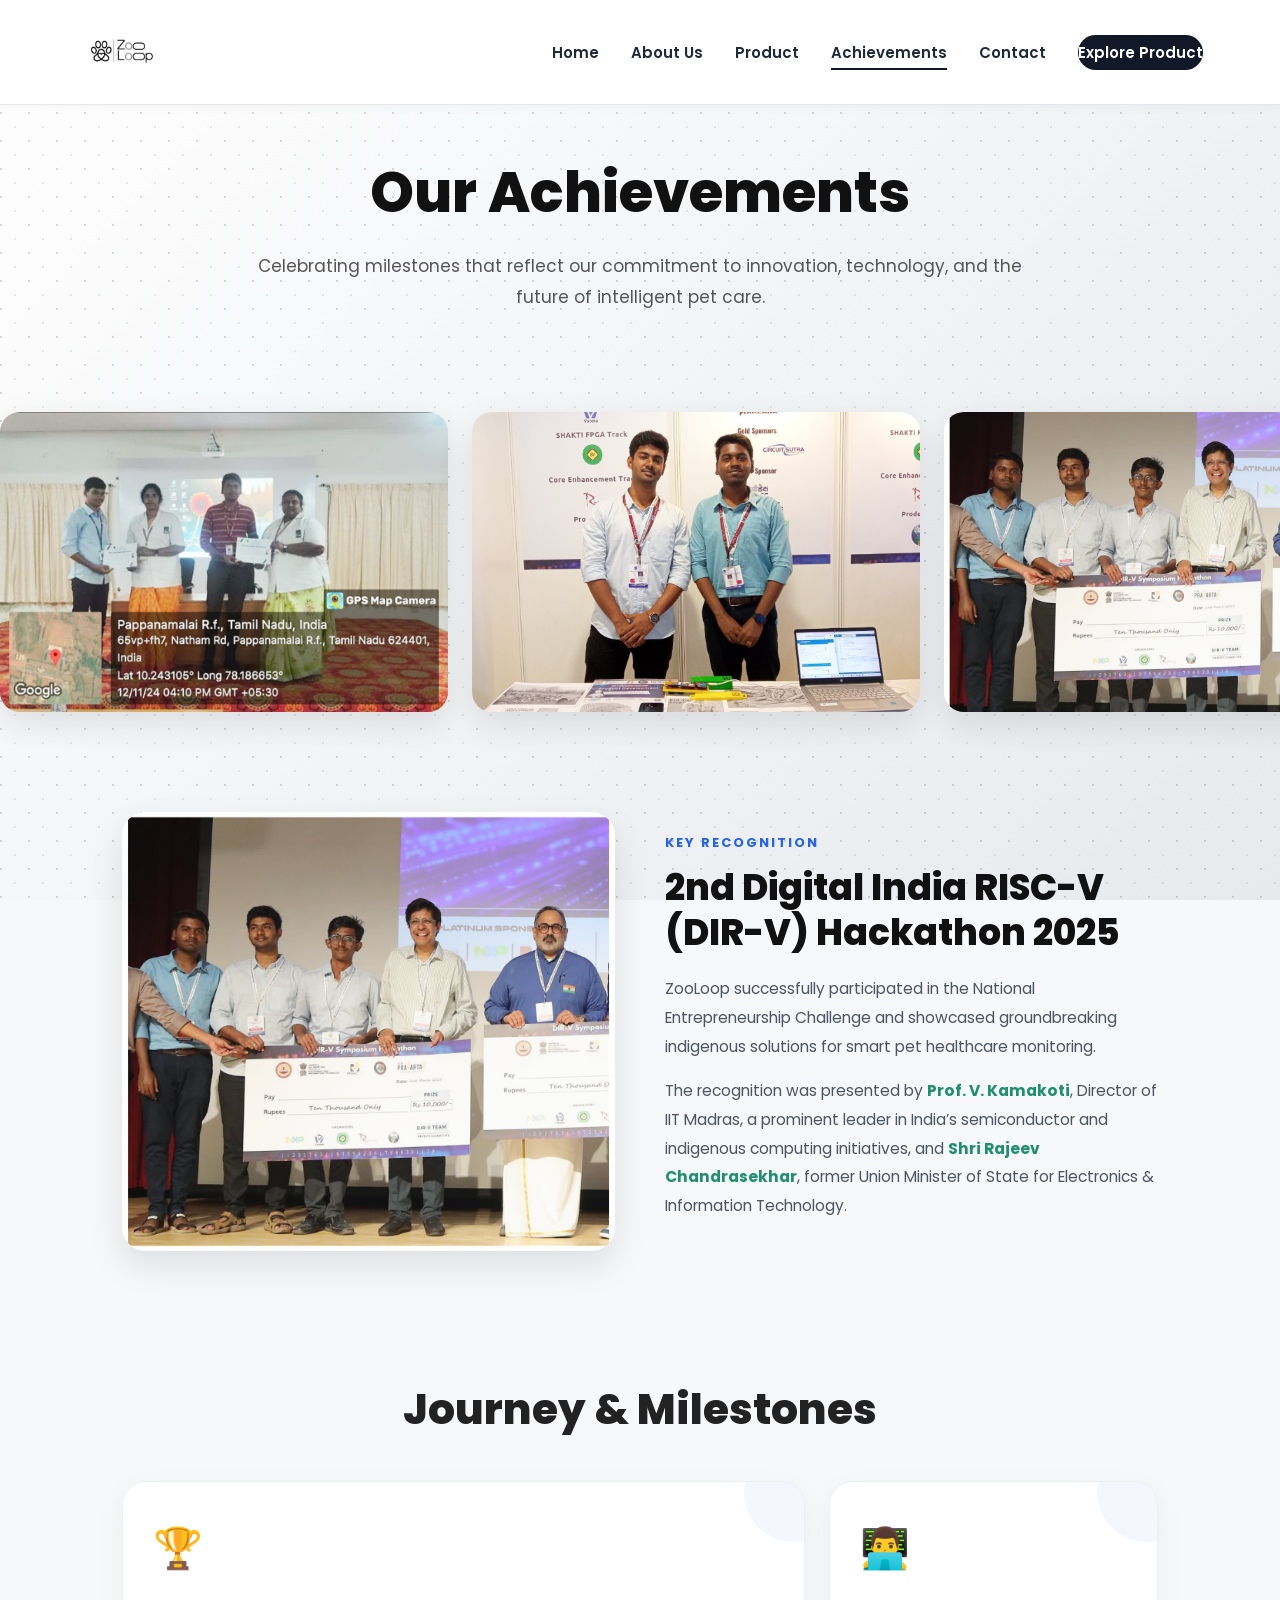
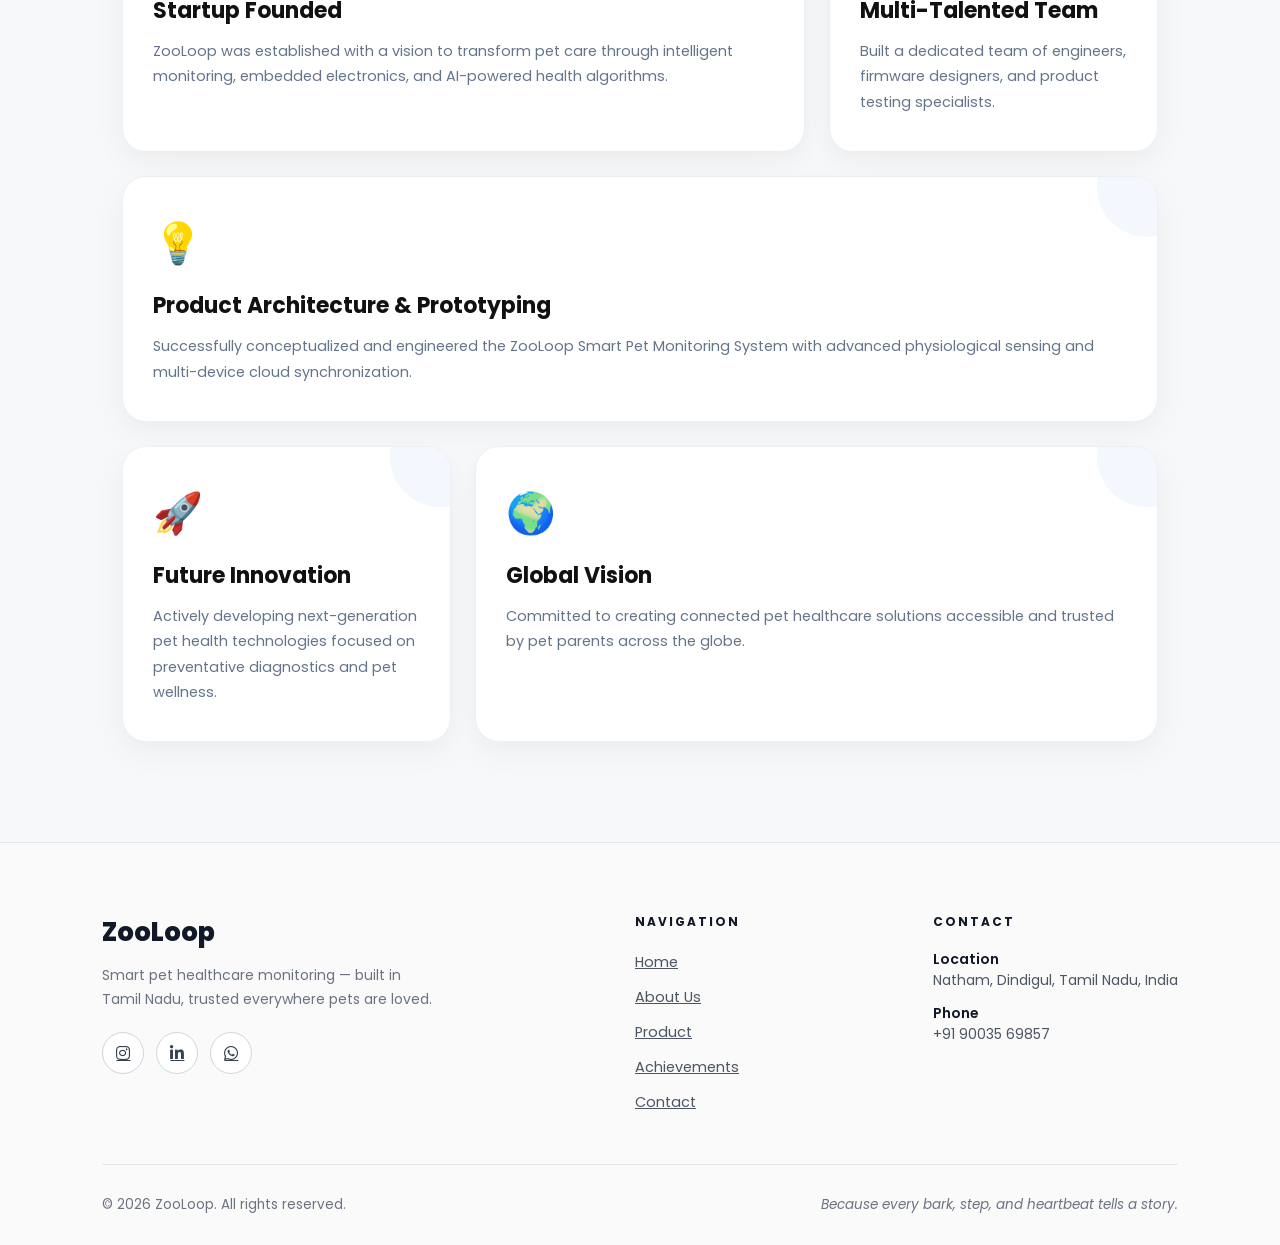
<file: achievements.html>
<!DOCTYPE html>
<html lang="en">

<head>
  <meta charset="UTF-8">
  <meta name="viewport" content="width=device-width, initial-scale=1.0">
  <title>Achievements | ZooLoop</title>
  <link rel="preconnect" href="https://fonts.googleapis.com">
  <link rel="preconnect" href="https://fonts.gstatic.com" crossorigin>
  <link rel="stylesheet" href="https://cdnjs.cloudflare.com/ajax/libs/font-awesome/6.5.1/css/all.min.css">
  <link href="https://fonts.googleapis.com/css2?family=Poppins:wght@300;400;500;600;700;800&family=Playfair+Display:wght@700;900&display=swap" rel="stylesheet">
  <link rel="stylesheet" href="circletrans.css">
  <link rel="stylesheet" href="responsive-core.css">

  <style>
    * {
      margin: 0;
      padding: 0;
      box-sizing: border-box;
      font-family: 'Poppins', sans-serif;
    }

    body {
      background: #f8f9fb;
      color: #222;
      overflow-x: hidden;
      width: 100%;
    }

    /* HERO SECTION */
    .achievements-hero {
      padding: 150px 8% 40px;
      text-align: center;
      max-width: 1240px;
      margin: 0 auto;
    }

    .achievements-hero h1 {
      font-size: clamp(34px, 5vw, 56px);
      margin-bottom: 16px;
      color: #111;
      font-weight: 800;
    }

    .subtitle {
      text-align: center;
      color: #555;
      max-width: 780px;
      margin: 0 auto 40px;
      line-height: 1.8;
      font-size: clamp(15px, 1.8vw, 17px);
    }

    /* HORIZONTAL SCROLLING GALLERY */
    .horizontal-gallery {
      width: 100%;
      overflow: hidden;
      padding: 20px 0 40px;
      position: relative;
    }

    .gallery-track {
      display: flex;
      gap: 24px;
      width: max-content;
      animation: scrollGallery 30s linear infinite;
    }

    .gallery-track img {
      width: clamp(280px, 35vw, 460px);
      height: clamp(190px, 25vw, 300px);
      object-fit: cover;
      border-radius: 20px;
      box-shadow: 0 12px 35px rgba(0, 0, 0, 0.1);
      transition: transform 0.35s ease;
    }

    .gallery-track img:hover {
      transform: scale(1.04);
    }

    @keyframes scrollGallery {
      0%   { transform: translateX(0); }
      100% { transform: translateX(-50%); }
    }

    /* SHOWCASE SECTION */
    .achievement-showcase {
      display: flex;
      align-items: center;
      justify-content: space-between;
      gap: 50px;
      padding: 60px 8%;
      max-width: 1240px;
      margin: 0 auto;
    }

    .showcase-image {
      flex: 1;
      text-align: center;
    }

    .showcase-image img {
      width: 100%;
      max-width: 520px;
      border-radius: 24px;
      box-shadow: 0 15px 35px rgba(0, 0, 0, 0.1);
      transition: transform 0.4s ease;
    }

    .showcase-image img:hover {
      transform: scale(1.02);
    }

    .showcase-content {
      flex: 1;
      max-width: 580px;
    }

    .showcase-content span {
      font-size: 13px;
      font-weight: 700;
      color: #2563eb;
      letter-spacing: 2px;
      text-transform: uppercase;
      display: block;
      margin-bottom: 12px;
    }

    .showcase-content h2 {
      font-size: clamp(26px, 3.5vw, 36px);
      margin-bottom: 20px;
      color: #111;
      font-weight: 800;
      line-height: 1.25;
    }

    .showcase-content p {
      color: #4b5563;
      line-height: 1.85;
      margin-bottom: 16px;
      font-size: 15.5px;
    }

    .highlight-name {
      font-weight: 700;
      color: #1f8f70;
    }

    /* BENTO ACHIEVEMENTS GRID */
    .bento-section {
      padding: 60px 8% 100px;
      max-width: 1240px;
      margin: 0 auto;
    }

    .bento-section h2 {
      text-align: center;
      font-size: clamp(28px, 4vw, 42px);
      margin-bottom: 40px;
      font-weight: 800;
    }

    .bento-achievements {
      display: grid;
      grid-template-columns: repeat(3, 1fr);
      gap: 24px;
    }

    .bento-card {
      background: #ffffff;
      padding: 36px 30px;
      border-radius: 24px;
      border: 1px solid #edf0f2;
      box-shadow: 0 10px 30px rgba(0, 0, 0, 0.05);
      transition: all 0.35s ease;
      position: relative;
      overflow: hidden;
    }

    .bento-card::before {
      content: '';
      position: absolute;
      top: -40px;
      right: -40px;
      width: 100px;
      height: 100px;
      background: rgba(37, 99, 235, 0.05);
      border-radius: 50%;
    }

    .bento-card:hover {
      transform: translateY(-8px);
      box-shadow: 0 18px 40px rgba(0, 0, 0, 0.1);
      border-color: #cbd5e1;
    }

    .bento-card .icon {
      font-size: 40px;
      margin-bottom: 16px;
      display: block;
    }

    .bento-card h3 {
      font-size: 22px;
      margin-bottom: 12px;
      color: #111;
      font-weight: 700;
    }

    .bento-card p {
      color: #64748b;
      line-height: 1.75;
      font-size: 14.5px;
    }

    .large {
      grid-column: span 2;
    }

    .wide {
      grid-column: span 3;
    }

    /* FOOTER */
    footer {
      background: #fafafa;
      border-top: 1px solid #e5e7eb;
      padding: 70px 8% 30px;
    }
    .footer-container {
      max-width: 1280px;
      margin: 0 auto;
    }
    .footer-brand { max-width: 340px; }
    .footer-brand .logo-name {
      font-size: 26px;
      font-weight: 800;
      color: #111827;
      margin-bottom: 12px;
      display: block;
    }
    .footer-brand p {
      font-size: 14px;
      color: #6b7280;
      line-height: 1.7;
    }
    .footer-links h4, .footer-contact h4 {
      font-size: 12px;
      font-weight: 700;
      letter-spacing: 2px;
      text-transform: uppercase;
      color: #111827;
      margin-bottom: 18px;
    }
    .footer-links ul { list-style: none; }
    .footer-links li { margin-bottom: 10px; }
    .footer-links a {
      font-size: 14.5px;
      color: #4b5563;
      transition: color 0.3s;
    }
    .footer-links a:hover { color: #000000; font-weight: 600; }

    .footer-contact p {
      font-size: 14px;
      color: #4b5563;
      margin-bottom: 8px;
    }
    .footer-contact p strong { color: #111827; font-weight: 600; }

    .social-row {
      display: flex;
      gap: 12px;
      margin-top: 20px;
    }
    .social-row a {
      width: 42px;
      height: 42px;
      border: 1px solid #d1d5db;
      background: #ffffff;
      display: flex;
      align-items: center;
      justify-content: center;
      border-radius: 50%;
      font-size: 16px;
      color: #374151;
      transition: all 0.3s ease;
    }
    .social-row a:hover {
      background: #111827;
      border-color: #111827;
      color: #ffffff;
      transform: translateY(-3px);
    }

    .footer-bottom {
      padding-top: 30px;
      margin-top: 40px;
      border-top: 1px solid #e5e7eb;
      display: flex;
      justify-content: space-between;
      align-items: center;
      flex-wrap: wrap;
      gap: 15px;
    }
    .footer-bottom p {
      font-size: 13.5px;
      color: #6b7280;
    }
    .footer-tagline {
      font-style: italic;
      color: #9ca3af;
    }

    /* RESPONSIVE MEDIA QUERIES */
    @media (max-width: 991px) {
      .achievement-showcase {
        flex-direction: column;
        text-align: center;
        gap: 35px;
      }
      .showcase-content {
        max-width: 100%;
      }
      .bento-achievements {
        grid-template-columns: 1fr;
      }
      .large, .wide {
        grid-column: span 1;
      }
    }

    @media (max-width: 640px) {
      .achievements-hero {
        padding: 130px 6% 30px;
      }
      .achievement-showcase, .bento-section {
        padding: 40px 5%;
      }
      .footer-bottom {
        flex-direction: column;
        text-align: center;
      }
    }
  </style>
</head>

<body>

  <!-- NAVBAR -->
  <nav class="navbar" id="navbar">
    <a href="index.html" class="logo" aria-label="ZooLoop Home">
      <img src="ZooLoopTRANS.png" alt="ZooLoop Logo">
    </a>

    <ul class="nav-links">
      <li><a href="index.html">Home</a></li>
      <li><a href="about.html">About Us</a></li>
      <li><a href="product.html">Product</a></li>
      <li><a href="achievements.html" class="active">Achievements</a></li>
      <li><a href="contact.html">Contact</a></li>
      <li class="mobile-cta-wrapper">
        <a href="product.html" class="nav-cta">Explore Product</a>
      </li>
    </ul>



    <button class="hamburger" aria-label="Toggle navigation menu" type="button">
      <span></span>
      <span></span>
      <span></span>
    </button>
  </nav>

  <!-- HERO & INTRO -->
  <section class="achievements-hero">
    <h1>Our Achievements</h1>
    <p class="subtitle">
      Celebrating milestones that reflect our commitment to innovation, technology, and the future of intelligent pet care.
    </p>
  </section>

  <!-- HORIZONTAL GALLERY -->
  <section class="horizontal-gallery">
    <div class="gallery-track">
      <img src="WhatsApp Image 2026-07-16 at 9.29.45 PM.jpeg" alt="ZooLoop Milestone 1">
      <img src="WhatsApp Image 2026-07-16 at 9.29.46 PM.jpeg" alt="ZooLoop Milestone 2">
      <img src="WhatsApp Image 32026-07-16 at 9.29.48 PM.jpeg" alt="ZooLoop Milestone 3">
      <img src="WhatsApp Image1 2026-07-16 at 9.29.46 PM.jpeg" alt="ZooLoop Milestone 4">
      <img src="WhatsApp Image2 2026-07-16 at 9.29.47 PM.jpeg" alt="ZooLoop Milestone 5">
      <img src="WhatsApp Image4 2026-07-16 at 9.29.48 PM.jpeg" alt="ZooLoop Milestone 6">
      <!-- Loop duplicate -->
      <img src="WhatsApp Image 2026-07-16 at 9.29.45 PM.jpeg" alt="ZooLoop Milestone 1">
      <img src="WhatsApp Image 2026-07-16 at 9.29.46 PM.jpeg" alt="ZooLoop Milestone 2">
      <img src="WhatsApp Image 32026-07-16 at 9.29.48 PM.jpeg" alt="ZooLoop Milestone 3">
      <img src="WhatsApp Image1 2026-07-16 at 9.29.46 PM.jpeg" alt="ZooLoop Milestone 4">
      <img src="WhatsApp Image2 2026-07-16 at 9.29.47 PM.jpeg" alt="ZooLoop Milestone 5">
      <img src="WhatsApp Image4 2026-07-16 at 9.29.48 PM.jpeg" alt="ZooLoop Milestone 6">
    </div>
  </section>

  <!-- SHOWCASE RECOGNITION -->
  <section class="achievement-showcase">
    <div class="showcase-image">
      <img src="WhatsApp Image 32026-07-16 at 9.29.48 PM.jpeg" alt="ZooLoop DIR-V Recognition">
    </div>

    <div class="showcase-content">
      <span>Key Recognition</span>
      <h2>2nd Digital India RISC-V (DIR-V) Hackathon 2025</h2>
      <p>
        ZooLoop successfully participated in the National Entrepreneurship Challenge and showcased groundbreaking indigenous solutions for smart pet healthcare monitoring.
      </p>
      <p>
        The recognition was presented by <strong class="highlight-name">Prof. V. Kamakoti</strong>, Director of IIT Madras, a prominent leader in India’s semiconductor and indigenous computing initiatives, and <strong class="highlight-name">Shri Rajeev Chandrasekhar</strong>, former Union Minister of State for Electronics & Information Technology.
      </p>
    </div>
  </section>

  <!-- BENTO MILESTONES -->
  <section class="bento-section">
    <h2>Journey & Milestones</h2>

    <div class="bento-achievements">
      <div class="bento-card large">
        <span class="icon">🏆</span>
        <h3>Startup Founded</h3>
        <p>ZooLoop was established with a vision to transform pet care through intelligent monitoring, embedded electronics, and AI-powered health algorithms.</p>
      </div>

      <div class="bento-card">
        <span class="icon">👨‍💻</span>
        <h3>Multi-Talented Team</h3>
        <p>Built a dedicated team of engineers, firmware designers, and product testing specialists.</p>
      </div>

      <div class="bento-card wide">
        <span class="icon">💡</span>
        <h3>Product Architecture & Prototyping</h3>
        <p>Successfully conceptualized and engineered the ZooLoop Smart Pet Monitoring System with advanced physiological sensing and multi-device cloud synchronization.</p>
      </div>

      <div class="bento-card">
        <span class="icon">🚀</span>
        <h3>Future Innovation</h3>
        <p>Actively developing next-generation pet health technologies focused on preventative diagnostics and pet wellness.</p>
      </div>

      <div class="bento-card large">
        <span class="icon">🌍</span>
        <h3>Global Vision</h3>
        <p>Committed to creating connected pet healthcare solutions accessible and trusted by pet parents across the globe.</p>
      </div>
    </div>
  </section>

  <!-- FOOTER -->
  <footer>
    <div class="footer-container">
      <div class="footer-top">
        <div class="footer-brand">
          <span class="logo-name">ZooLoop</span>
          <p>Smart pet healthcare monitoring — built in Tamil Nadu, trusted everywhere pets are loved.</p>
          <div class="social-row">
            <a href="https://www.instagram.com/_zooloop_?igsh=MXNkbmNyeTI0b3lxbQ==" target="_blank" aria-label="Instagram">
              <i class="fab fa-instagram"></i>
            </a>
            <a href="https://www.linkedin.com/company/z00l00p/" target="_blank" aria-label="LinkedIn">
              <i class="fab fa-linkedin-in"></i>
            </a>
            <a href="https://wa.me/919003569857" target="_blank" aria-label="WhatsApp">
              <i class="fab fa-whatsapp"></i>
            </a>
          </div>
        </div>

        <div class="footer-links">
          <h4>Navigation</h4>
          <ul>
            <li><a href="index.html">Home</a></li>
            <li><a href="about.html">About Us</a></li>
            <li><a href="product.html">Product</a></li>
            <li><a href="achievements.html">Achievements</a></li>
            <li><a href="contact.html">Contact</a></li>
          </ul>
        </div>

        <div class="footer-contact">
          <h4>Contact</h4>
          <p><strong>Location</strong><br>Natham, Dindigul, Tamil Nadu, India</p>
          <p style="margin-top:12px;"><strong>Phone</strong><br>+91 90035 69857</p>
        </div>
      </div>

      <div class="footer-bottom">
        <p>© 2026 ZooLoop. All rights reserved.</p>
        <p class="footer-tagline">Because every bark, step, and heartbeat tells a story.</p>
      </div>
    </div>
  </footer>

  <script src="nav.js"></script>
</body>

</html>
</file>
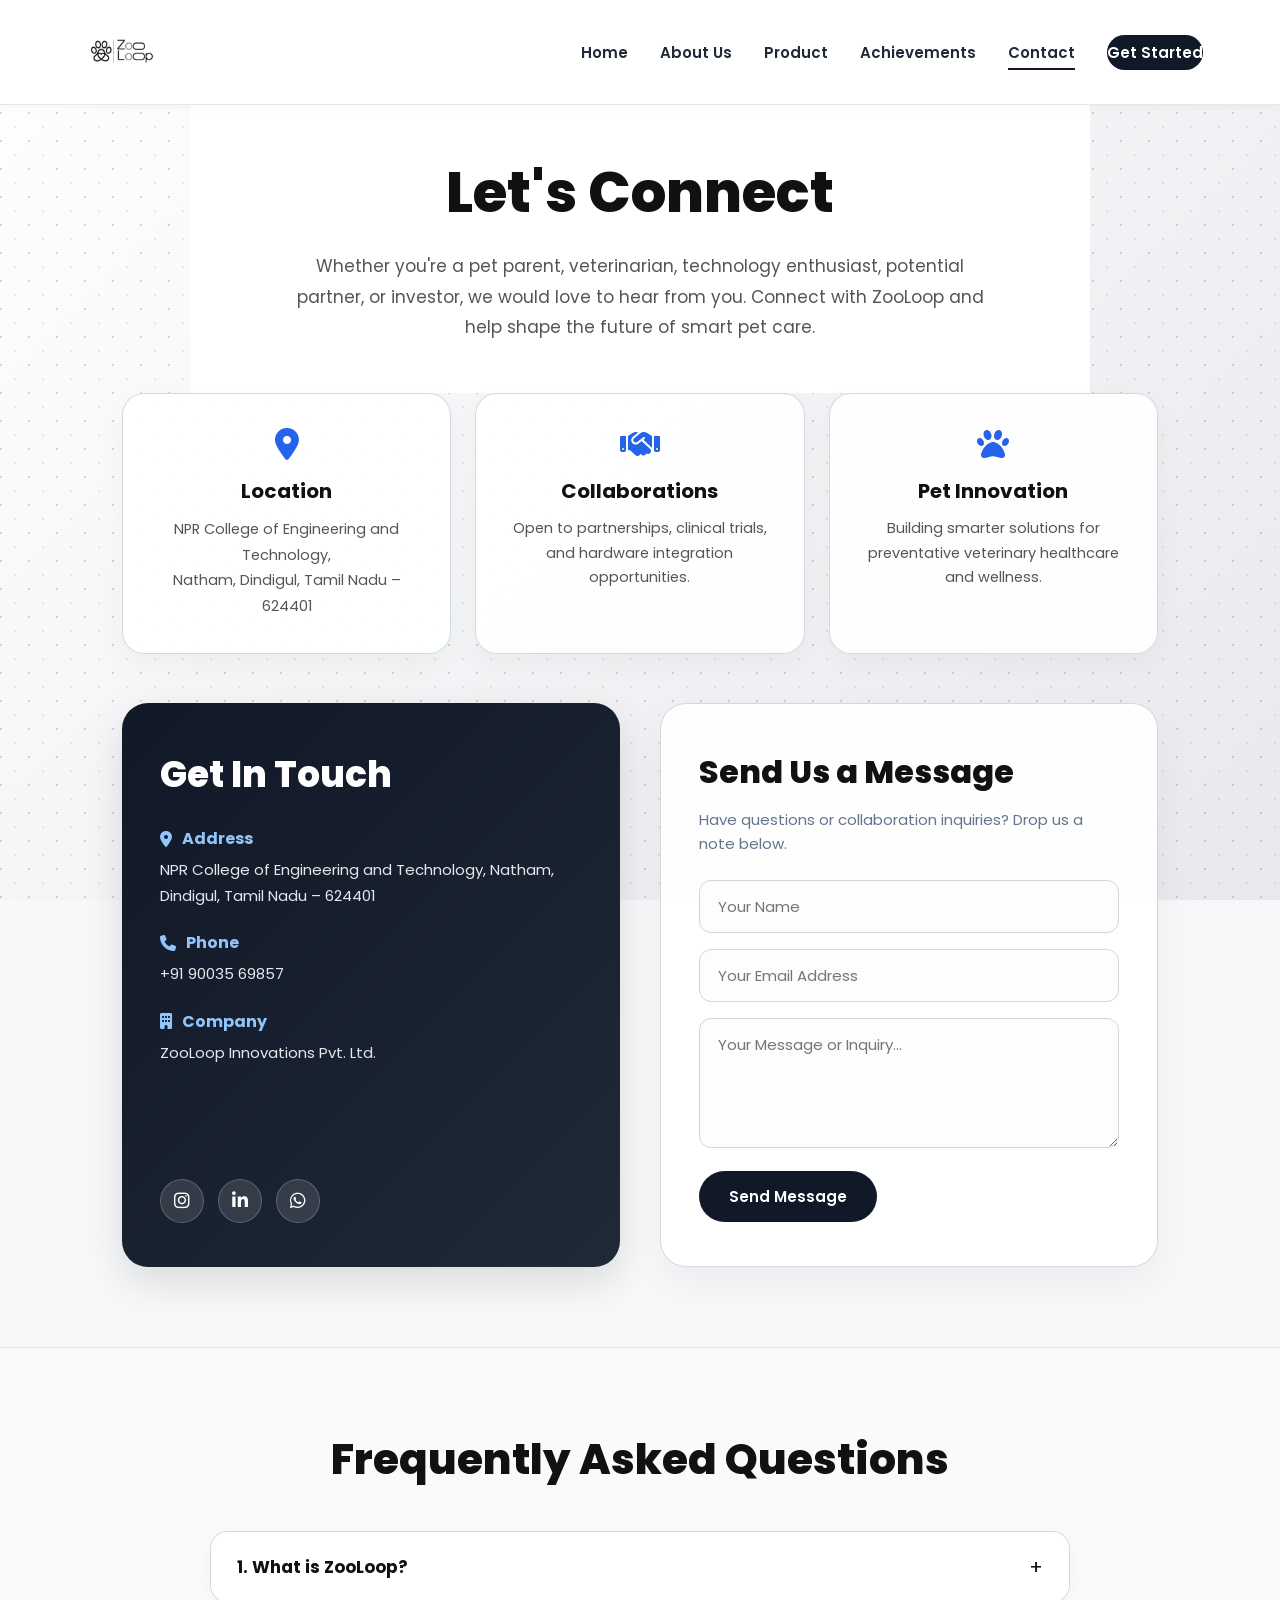
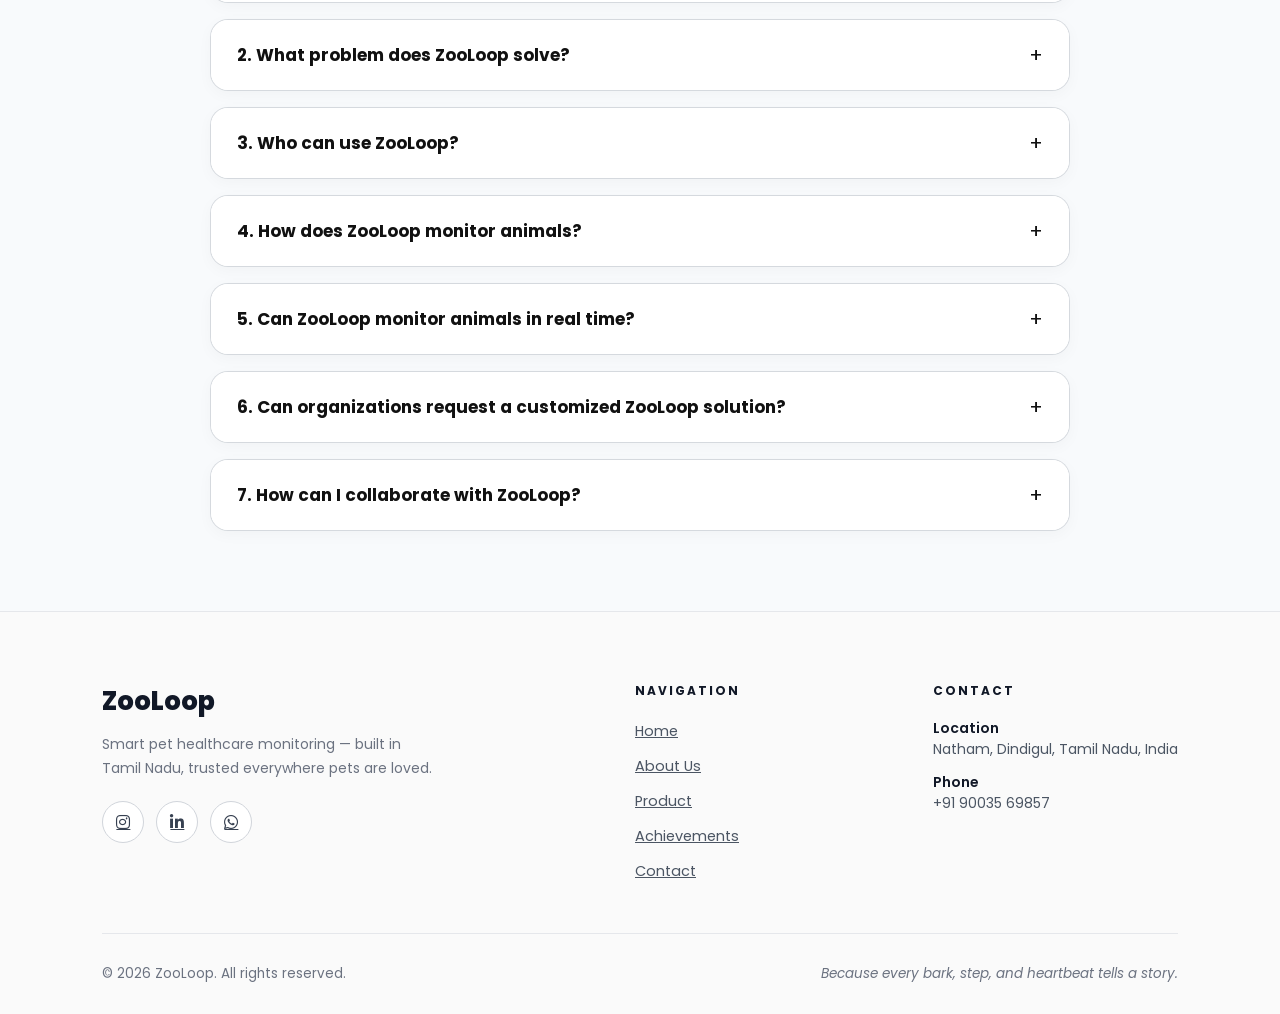
<file: contact.html>
<!DOCTYPE html>
<html lang="en">

<head>
  <meta charset="UTF-8">
  <meta name="viewport" content="width=device-width, initial-scale=1.0">
  <title>Contact | ZooLoop</title>
  <link rel="preconnect" href="https://fonts.googleapis.com">
  <link rel="preconnect" href="https://fonts.gstatic.com" crossorigin>
  <link href="https://fonts.googleapis.com/css2?family=Poppins:wght@300;400;500;600;700;800&family=Playfair+Display:wght@700;900&display=swap" rel="stylesheet">
  <link rel="stylesheet" href="https://cdnjs.cloudflare.com/ajax/libs/font-awesome/6.5.1/css/all.min.css">
  <link rel="stylesheet" href="circletrans.css">
  <link rel="stylesheet" href="responsive-core.css">

  <style>
    * {
      margin: 0;
      padding: 0;
      box-sizing: border-box;
      font-family: 'Poppins', sans-serif;
    }

    body {
      background: #ffffff;
      color: #222;
      overflow-x: hidden;
      width: 100%;
    }

    /* PAW BACKGROUND */
    .contact-paw-section {
      position: relative;
      overflow: hidden;
      isolation: isolate;
      background: #ffffff;
    }

    .contact-paw-video {
      position: absolute;
      inset: 0;
      width: 100%;
      height: 100%;
      object-fit: cover;
      opacity: 0.12;
      z-index: 0;
      pointer-events: none;
    }

    .contact-paw-section > *:not(.contact-paw-video) {
      position: relative;
      z-index: 2;
    }

    /* CONTACT HERO */
    .contact-hero {
      padding: 150px 8% 50px;
      text-align: center;
      max-width: 900px;
      margin: 0 auto;
    }

    .contact-hero h1 {
      font-size: clamp(34px, 5vw, 56px);
      margin-bottom: 16px;
      color: #111;
      font-weight: 800;
    }

    .contact-hero p {
      line-height: 1.8;
      color: #555;
      font-size: clamp(15px, 1.8vw, 17px);
    }

    /* QUICK CONTACT CARDS */
    .quick-contact {
      max-width: 1240px;
      margin: 0 auto 50px;
      padding: 0 8%;
      display: grid;
      grid-template-columns: repeat(3, 1fr);
      gap: 24px;
    }

    .quick-card {
      background: #ffffff;
      padding: 34px 26px;
      border-radius: 22px;
      text-align: center;
      border: 1px solid #edf0f2;
      box-shadow: 0 10px 30px rgba(0, 0, 0, 0.04);
      transition: transform 0.3s ease, box-shadow 0.3s ease;
    }

    .quick-card:hover {
      transform: translateY(-5px);
      box-shadow: 0 16px 40px rgba(0, 0, 0, 0.08);
    }

    .quick-card i {
      font-size: 32px;
      margin-bottom: 16px;
      color: #2563eb;
    }

    .quick-card h3 {
      margin-bottom: 10px;
      font-size: 20px;
      color: #111;
      font-weight: 700;
    }

    .quick-card p, .quick-card a {
      color: #555;
      line-height: 1.7;
      font-size: 14.5px;
      text-decoration: none;
    }

    .quick-card a:hover {
      color: #2563eb;
      text-decoration: underline;
    }

    /* MAIN CONTACT CONTAINER */
    .contact-container {
      max-width: 1240px;
      margin: 0 auto;
      padding: 0 8% 80px;
      display: grid;
      grid-template-columns: 1fr 1fr;
      gap: 40px;
      align-items: stretch;
    }

    .contact-info {
      background: linear-gradient(135deg, #111827 0%, #1f2937 100%);
      color: #ffffff;
      padding: 44px 38px;
      border-radius: 26px;
      box-shadow: 0 15px 40px rgba(0, 0, 0, 0.12);
      display: flex;
      flex-direction: column;
      justify-content: space-between;
    }

    .contact-info h2 {
      font-size: clamp(26px, 3.5vw, 36px);
      margin-bottom: 24px;
      font-weight: 800;
    }

    .info-list {
      display: flex;
      flex-direction: column;
      gap: 22px;
    }

    .info-item h4 {
      font-size: 16px;
      font-weight: 700;
      color: #93c5fd;
      margin-bottom: 6px;
      display: flex;
      align-items: center;
      gap: 10px;
    }

    .info-item p, .info-item a {
      color: #e5e7eb;
      font-size: 15px;
      line-height: 1.7;
      text-decoration: none;
    }

    .info-item a:hover {
      color: #ffffff;
      text-decoration: underline;
    }

    .social-icons {
      margin-top: 32px;
      display: flex;
      gap: 14px;
    }

    .social-icons a {
      width: 44px;
      height: 44px;
      display: flex;
      align-items: center;
      justify-content: center;
      background: rgba(255, 255, 255, 0.12);
      color: #ffffff;
      border-radius: 50%;
      text-decoration: none;
      font-size: 18px;
      transition: all 0.3s ease;
      border: 1px solid rgba(255, 255, 255, 0.2);
    }

    .social-icons a:hover {
      background: #ffffff;
      color: #111827;
      transform: translateY(-3px);
    }

    /* CONTACT FORM */
    .contact-form {
      background: #ffffff;
      padding: 44px 38px;
      border-radius: 26px;
      border: 1px solid #edf0f2;
      box-shadow: 0 15px 40px rgba(0, 0, 0, 0.05);
    }

    .contact-form h2 {
      font-size: clamp(24px, 3.5vw, 32px);
      margin-bottom: 12px;
      color: #111;
      font-weight: 800;
    }

    .contact-form p {
      color: #64748b;
      margin-bottom: 24px;
      font-size: 15px;
      line-height: 1.6;
    }

    .contact-form form {
      display: flex;
      flex-direction: column;
      gap: 16px;
    }

    .form-group input,
    .form-group textarea {
      width: 100%;
      padding: 14px 18px;
      border: 1px solid #d1d5db;
      border-radius: 12px;
      font-size: 15px;
      outline: none;
      background: #fdfdfd;
      font-family: inherit;
      transition: border-color 0.3s ease, box-shadow 0.3s ease;
    }

    .form-group input:focus,
    .form-group textarea:focus {
      border-color: #2563eb;
      box-shadow: 0 0 0 3px rgba(37, 99, 235, 0.12);
      background: #ffffff;
    }

    .form-group textarea {
      height: 130px;
      resize: vertical;
    }

    .contact-form button {
      background: #111827;
      color: #ffffff;
      border: none;
      padding: 14px 30px;
      border-radius: 30px;
      cursor: pointer;
      font-size: 15px;
      font-weight: 600;
      transition: all 0.3s ease;
      align-self: flex-start;
    }

    .contact-form button:hover {
      background: #374151;
      transform: translateY(-2px);
      box-shadow: 0 6px 20px rgba(0, 0, 0, 0.15);
    }

    /* FAQ SECTION */
    .faq-section {
      padding: 80px 8%;
      background: #f8fafc;
      border-top: 1px solid #e5e7eb;
    }

    .faq-title {
      text-align: center;
      font-size: clamp(28px, 4vw, 42px);
      font-weight: 800;
      margin-bottom: 40px;
      color: #111;
    }

    .faq-container {
      max-width: 860px;
      margin: 0 auto;
      display: flex;
      flex-direction: column;
      gap: 16px;
    }

    .faq-item {
      background: #ffffff;
      border: 1px solid #e5e7eb;
      border-radius: 18px;
      overflow: hidden;
      box-shadow: 0 4px 15px rgba(0, 0, 0, 0.03);
      transition: all 0.3s ease;
    }

    .faq-question {
      width: 100%;
      padding: 20px 26px;
      border: none;
      outline: none;
      background: #ffffff;
      text-align: left;
      font-size: 17px;
      font-weight: 700;
      color: #111;
      cursor: pointer;
      display: flex;
      justify-content: space-between;
      align-items: center;
      transition: background 0.3s;
    }

    .faq-question:hover {
      background: #f9fafb;
    }

    .faq-icon {
      font-size: 20px;
      font-weight: 400;
      transition: transform 0.35s ease;
    }

    .faq-item.active .faq-icon {
      transform: rotate(45deg);
    }

    .faq-answer {
      max-height: 0;
      overflow: hidden;
      padding: 0 26px;
      font-size: 15px;
      line-height: 1.8;
      color: #4b5563;
      transition: max-height 0.4s ease, padding 0.4s ease;
    }

    .faq-item.active .faq-answer {
      max-height: 400px;
      padding: 0 26px 22px;
    }

    /* FOOTER */
    footer {
      background: #fafafa;
      border-top: 1px solid #e5e7eb;
      padding: 70px 8% 30px;
    }
    .footer-container {
      max-width: 1280px;
      margin: 0 auto;
    }
    .footer-brand { max-width: 340px; }
    .footer-brand .logo-name {
      font-size: 26px;
      font-weight: 800;
      color: #111827;
      margin-bottom: 12px;
      display: block;
    }
    .footer-brand p {
      font-size: 14px;
      color: #6b7280;
      line-height: 1.7;
    }
    .footer-links h4, .footer-contact h4 {
      font-size: 12px;
      font-weight: 700;
      letter-spacing: 2px;
      text-transform: uppercase;
      color: #111827;
      margin-bottom: 18px;
    }
    .footer-links ul { list-style: none; }
    .footer-links li { margin-bottom: 10px; }
    .footer-links a {
      font-size: 14.5px;
      color: #4b5563;
      transition: color 0.3s;
    }
    .footer-links a:hover { color: #000000; font-weight: 600; }

    .footer-contact p {
      font-size: 14px;
      color: #4b5563;
      margin-bottom: 8px;
    }
    .footer-contact p strong { color: #111827; font-weight: 600; }

    .social-row {
      display: flex;
      gap: 12px;
      margin-top: 20px;
    }
    .social-row a {
      width: 42px;
      height: 42px;
      border: 1px solid #d1d5db;
      background: #ffffff;
      display: flex;
      align-items: center;
      justify-content: center;
      border-radius: 50%;
      font-size: 16px;
      color: #374151;
      transition: all 0.3s ease;
    }
    .social-row a:hover {
      background: #111827;
      border-color: #111827;
      color: #ffffff;
      transform: translateY(-3px);
    }

    .footer-bottom {
      padding-top: 30px;
      margin-top: 40px;
      border-top: 1px solid #e5e7eb;
      display: flex;
      justify-content: space-between;
      align-items: center;
      flex-wrap: wrap;
      gap: 15px;
    }
    .footer-bottom p {
      font-size: 13.5px;
      color: #6b7280;
    }
    .footer-tagline {
      font-style: italic;
      color: #9ca3af;
    }

    /* RESPONSIVE MEDIA QUERIES */
    @media (max-width: 991px) {
      .quick-contact {
        grid-template-columns: 1fr;
        gap: 16px;
      }
      .contact-container {
        grid-template-columns: 1fr;
        gap: 30px;
      }
    }

    @media (max-width: 640px) {
      .contact-hero {
        padding: 130px 6% 35px;
      }
      .contact-info, .contact-form {
        padding: 30px 20px;
      }
      .contact-form button {
        width: 100%;
        text-align: center;
      }
      .faq-section {
        padding: 60px 5%;
      }
      .faq-question {
        font-size: 15px;
        padding: 16px 20px;
      }
      .footer-bottom {
        flex-direction: column;
        text-align: center;
      }
    }
  </style>
</head>

<body>

  <!-- NAVBAR -->
  <nav class="navbar" id="navbar">
    <a href="index.html" class="logo" aria-label="ZooLoop Home">
      <img src="ZooLoopTRANS.png" alt="ZooLoop Logo">
    </a>

    <ul class="nav-links">
      <li><a href="index.html">Home</a></li>
      <li><a href="about.html">About Us</a></li>
      <li><a href="product.html">Product</a></li>
      <li><a href="achievements.html">Achievements</a></li>
      <li><a href="contact.html" class="active">Contact</a></li>
      <li class="mobile-cta-wrapper">
        <a href="product.html" class="nav-cta">Get Started</a>
      </li>
    </ul>



    <button class="hamburger" aria-label="Toggle navigation menu" type="button">
      <span></span>
      <span></span>
      <span></span>
    </button>
  </nav>

  <!-- HERO -->
  <section class="contact-hero contact-paw-section">
    <video class="contact-paw-video" autoplay muted loop playsinline preload="metadata">
      <source src="background_video.mp4" type="video/mp4">
    </video>

    <h1>Let's Connect</h1>
    <p>
      Whether you're a pet parent, veterinarian, technology enthusiast, potential partner, or investor, we would love to hear from you. Connect with ZooLoop and help shape the future of smart pet care.
    </p>
  </section>

  <!-- QUICK CONTACT CARDS -->
  <section class="quick-contact">
    <div class="quick-card">
      <i class="fas fa-location-dot"></i>
      <h3>Location</h3>
      <a href="https://maps.app.goo.gl/2kGgPbfCCqEViGcZ7" target="_blank">
        NPR College of Engineering and Technology,<br>
        Natham, Dindigul, Tamil Nadu – 624401
      </a>
    </div>

    <div class="quick-card">
      <i class="fas fa-handshake"></i>
      <h3>Collaborations</h3>
      <p>Open to partnerships, clinical trials, and hardware integration opportunities.</p>
    </div>

    <div class="quick-card">
      <i class="fas fa-paw"></i>
      <h3>Pet Innovation</h3>
      <p>Building smarter solutions for preventative veterinary healthcare and wellness.</p>
    </div>
  </section>

  <!-- MAIN CONTACT CONTAINER -->
  <section class="contact-container">
    <!-- LEFT SIDE INFO -->
    <div class="contact-info">
      <div>
        <h2>Get In Touch</h2>
        <div class="info-list">
          <div class="info-item">
            <h4><i class="fas fa-location-dot"></i> Address</h4>
            <a href="https://maps.app.goo.gl/2kGgPbfCCqEViGcZ7" target="_blank">
              NPR College of Engineering and Technology, Natham, Dindigul, Tamil Nadu – 624401
            </a>
          </div>

          <div class="info-item">
            <h4><i class="fas fa-phone"></i> Phone</h4>
            <p><a href="tel:+919003569857">+91 90035 69857</a></p>
          </div>

          <div class="info-item">
            <h4><i class="fas fa-building"></i> Company</h4>
            <p>ZooLoop Innovations Pvt. Ltd.</p>
          </div>
        </div>
      </div>

      <div class="social-icons">
        <a href="https://www.instagram.com/_zooloop_?igsh=MXNkbmNyeTI0b3lxbQ==" target="_blank" aria-label="Instagram">
          <i class="fab fa-instagram"></i>
        </a>
        <a href="https://www.linkedin.com/company/z00l00p/" target="_blank" aria-label="LinkedIn">
          <i class="fab fa-linkedin-in"></i>
        </a>
        <a href="https://wa.me/919003569857" target="_blank" aria-label="WhatsApp">
          <i class="fab fa-whatsapp"></i>
        </a>
      </div>
    </div>

    <!-- RIGHT SIDE FORM -->
    <div class="contact-form">
      <h2>Send Us a Message</h2>
      <p>Have questions or collaboration inquiries? Drop us a note below.</p>

      <form onsubmit="event.preventDefault(); alert('Thank you for reaching out! We will contact you soon.');">
        <div class="form-group">
          <input type="text" placeholder="Your Name" required>
        </div>

        <div class="form-group">
          <input type="email" placeholder="Your Email Address" required>
        </div>

        <div class="form-group">
          <textarea placeholder="Your Message or Inquiry..." required></textarea>
        </div>

        <button type="submit">Send Message</button>
      </form>
    </div>
  </section>

  <!-- FAQ SECTION -->
  <section class="faq-section">
    <h2 class="faq-title">Frequently Asked Questions</h2>

    <div class="faq-container">

      <div class="faq-item">
        <button class="faq-question" type="button">
          <span>1. What is ZooLoop?</span>
          <span class="faq-icon">+</span>
        </button>
        <div class="faq-answer">
          ZooLoop is a smart animal-monitoring technology platform designed to make animal care more intelligent, connected, and data-driven. It combines sensors, computer vision, IoT, and analytics to help monitor animal activity, environment, health indicators, and safety.
        </div>
      </div>

      <div class="faq-item">
        <button class="faq-question" type="button">
          <span>2. What problem does ZooLoop solve?</span>
          <span class="faq-icon">+</span>
        </button>
        <div class="faq-answer">
          ZooLoop aims to reduce the challenges involved in continuous animal monitoring. It helps caregivers access meaningful, real-time information and identify unusual conditions or behavioral changes more efficiently.
        </div>
      </div>

      <div class="faq-item">
        <button class="faq-question" type="button">
          <span>3. Who can use ZooLoop?</span>
          <span class="faq-icon">+</span>
        </button>
        <div class="faq-answer">
          ZooLoop can be useful for: Zoos and wildlife parks · Animal shelters and rescue organizations · Veterinary and animal-care facilities · Research institutions · Farms and specialized animal facilities · Organizations involved in animal welfare and conservation.
        </div>
      </div>

      <div class="faq-item">
        <button class="faq-question" type="button">
          <span>4. How does ZooLoop monitor animals?</span>
          <span class="faq-icon">+</span>
        </button>
        <div class="faq-answer">
          ZooLoop uses a combination of sensors, edge computing, IoT connectivity, and software analytics to collect and process relevant information about animals and their surroundings.
        </div>
      </div>

      <div class="faq-item">
        <button class="faq-question" type="button">
          <span>5. Can ZooLoop monitor animals in real time?</span>
          <span class="faq-icon">+</span>
        </button>
        <div class="faq-answer">
          Yes. The system is designed to collect and transmit data continuously, allowing authorized users to monitor important parameters and receive alerts when predefined conditions are detected.
        </div>
      </div>

      <div class="faq-item">
        <button class="faq-question" type="button">
          <span>6. Can organizations request a customized ZooLoop solution?</span>
          <span class="faq-icon">+</span>
        </button>
        <div class="faq-answer">
          Yes. ZooLoop can explore customized configurations based on the organization's animal species, facility, monitoring requirements, infrastructure, and operational needs.
        </div>
      </div>

      <div class="faq-item">
        <button class="faq-question" type="button">
          <span>7. How can I collaborate with ZooLoop?</span>
          <span class="faq-icon">+</span>
        </button>
        <div class="faq-answer">
          Organizations interested in pilot projects, research collaboration, technology partnerships, animal-care applications, or product deployment can contact the ZooLoop team to discuss their requirements.
        </div>
      </div>

    </div>
  </section>

  <!-- FOOTER -->
  <footer>
    <div class="footer-container">
      <div class="footer-top">
        <div class="footer-brand">
          <span class="logo-name">ZooLoop</span>
          <p>Smart pet healthcare monitoring — built in Tamil Nadu, trusted everywhere pets are loved.</p>
          <div class="social-row">
            <a href="https://www.instagram.com/_zooloop_?igsh=MXNkbmNyeTI0b3lxbQ==" target="_blank" aria-label="Instagram">
              <i class="fab fa-instagram"></i>
            </a>
            <a href="https://www.linkedin.com/company/z00l00p/" target="_blank" aria-label="LinkedIn">
              <i class="fab fa-linkedin-in"></i>
            </a>
            <a href="https://wa.me/919003569857" target="_blank" aria-label="WhatsApp">
              <i class="fab fa-whatsapp"></i>
            </a>
          </div>
        </div>

        <div class="footer-links">
          <h4>Navigation</h4>
          <ul>
            <li><a href="index.html">Home</a></li>
            <li><a href="about.html">About Us</a></li>
            <li><a href="product.html">Product</a></li>
            <li><a href="achievements.html">Achievements</a></li>
            <li><a href="contact.html">Contact</a></li>
          </ul>
        </div>

        <div class="footer-contact">
          <h4>Contact</h4>
          <p><strong>Location</strong><br>Natham, Dindigul, Tamil Nadu, India</p>
          <p style="margin-top:12px;"><strong>Phone</strong><br>+91 90035 69857</p>
        </div>
      </div>

      <div class="footer-bottom">
        <p>© 2026 ZooLoop. All rights reserved.</p>
        <p class="footer-tagline">Because every bark, step, and heartbeat tells a story.</p>
      </div>
    </div>
  </footer>

  <script src="nav.js"></script>
  <script>
    // FAQ Accordion
    document.querySelectorAll('.faq-question').forEach(button => {
      button.addEventListener('click', () => {
        const item = button.closest('.faq-item');
        const isActive = item.classList.contains('active');
        document.querySelectorAll('.faq-item').forEach(i => i.classList.remove('active'));
        if (!isActive) {
          item.classList.add('active');
        }
      });
    });
  </script>
</body>

</html>
</file>
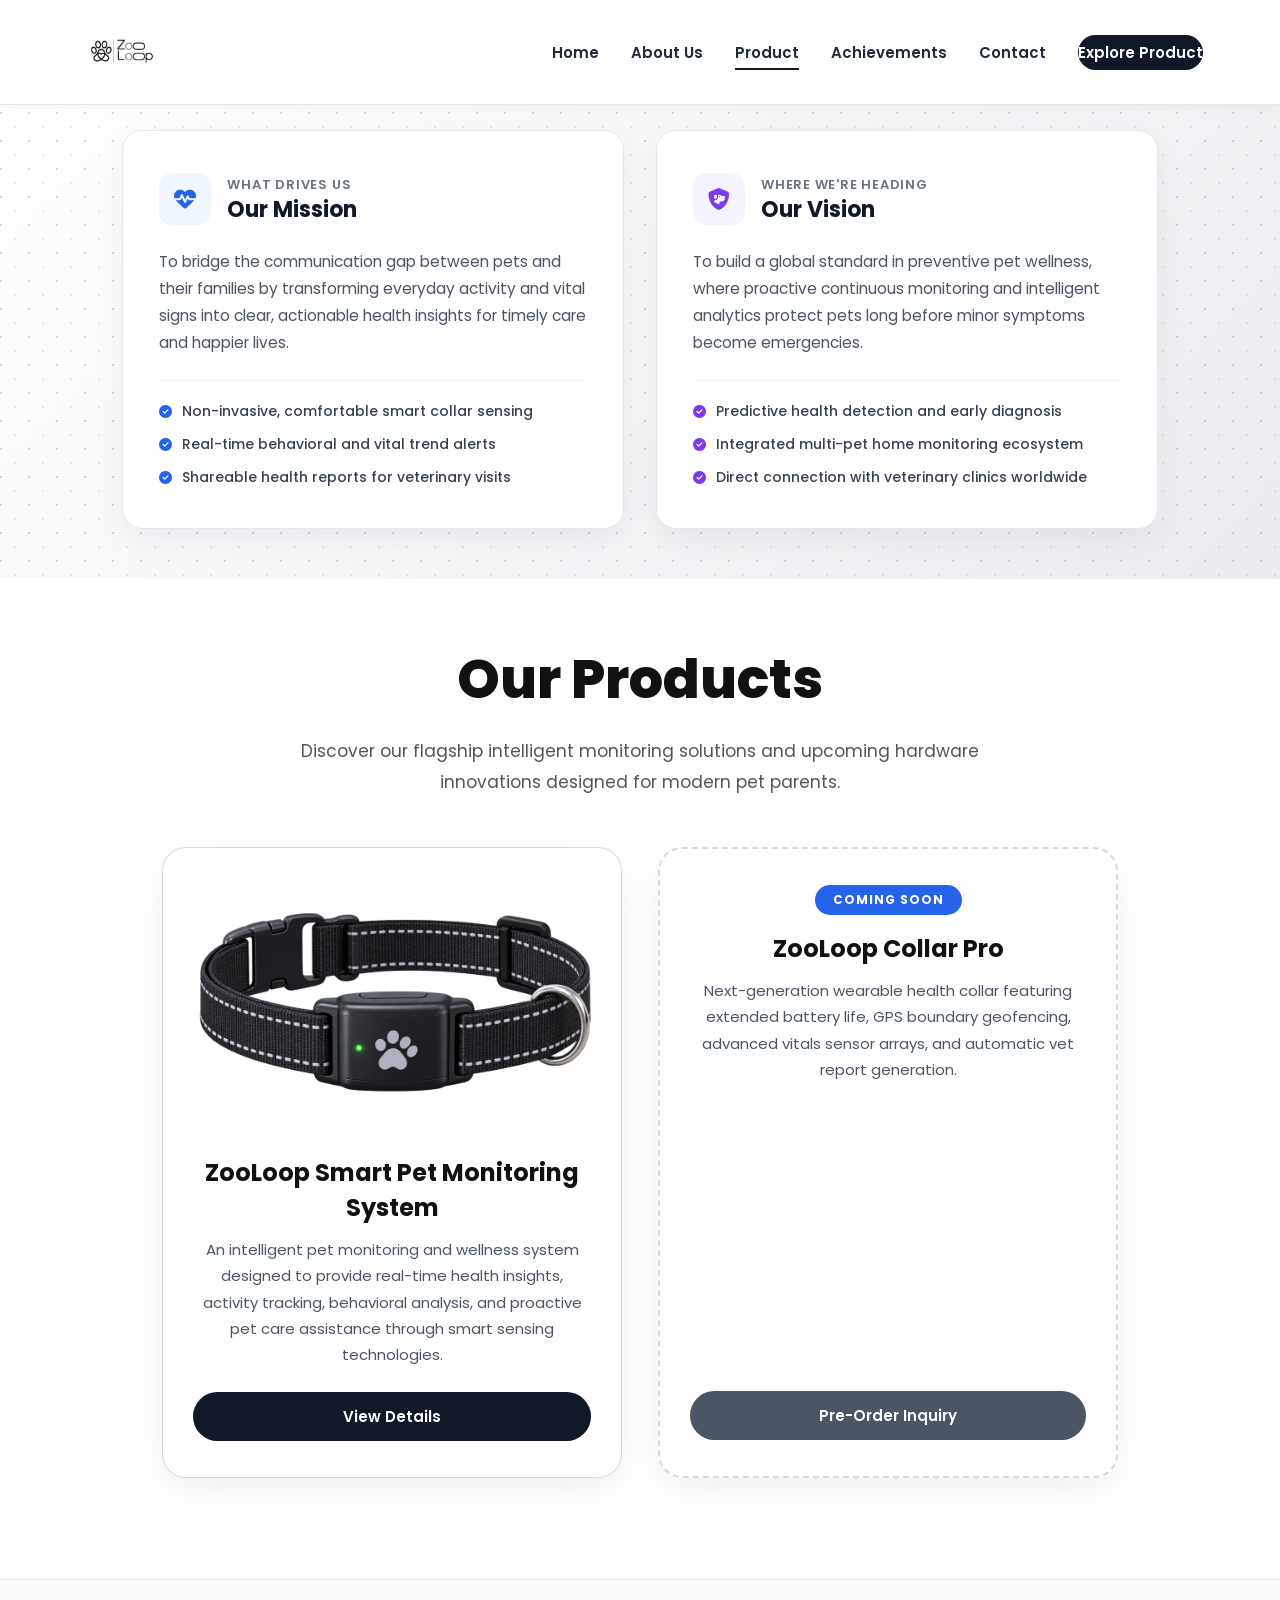
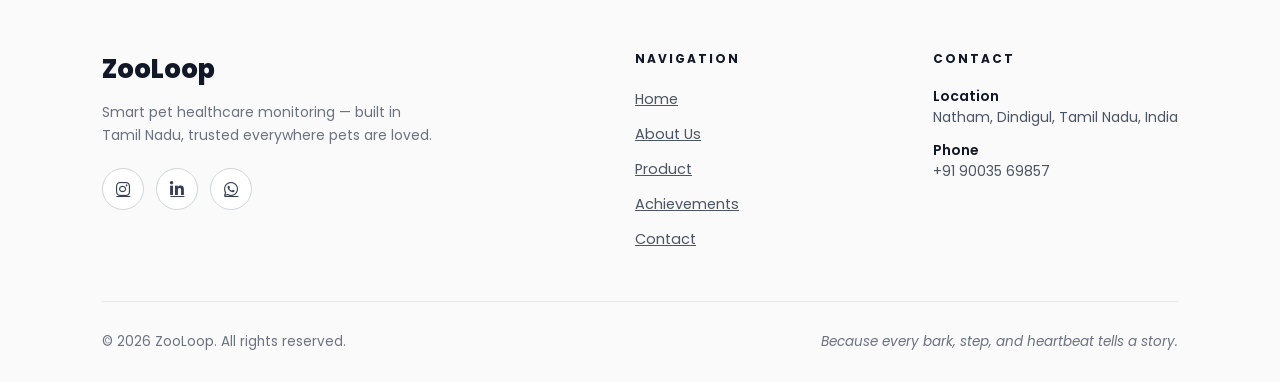
<file: product.html>
<!DOCTYPE html>
<html lang="en">

<head>
  <meta charset="UTF-8">
  <meta name="viewport" content="width=device-width, initial-scale=1.0">
  <title>Products | ZooLoop</title>
  <link rel="preconnect" href="https://fonts.googleapis.com">
  <link rel="preconnect" href="https://fonts.gstatic.com" crossorigin>
  <link rel="stylesheet" href="https://cdnjs.cloudflare.com/ajax/libs/font-awesome/6.5.1/css/all.min.css">
  <link
    href="https://fonts.googleapis.com/css2?family=Poppins:wght@300;400;500;600;700;800&family=Playfair+Display:wght@700;900&display=swap"
    rel="stylesheet">
  <link rel="stylesheet" href="circletrans.css">
  <link rel="stylesheet" href="responsive-core.css">

  <style>
    * {
      margin: 0;
      padding: 0;
      box-sizing: border-box;
      font-family: 'Poppins', sans-serif;
    }

    body {
      background: #fdfdfd;
      color: #222;
      overflow-x: hidden;
      width: 100%;
    }

    /* MISSION & VISION HERO */
    .mv-container {
      padding: 130px 8% 50px;
      max-width: 1240px;
      margin: 0 auto;
      display: grid;
      grid-template-columns: repeat(auto-fit, minmax(320px, 1fr));
      gap: 32px;
    }

    .mv-card {
      width: 100%;
      margin: 0;
      padding: 40px 36px;
      background: #ffffff;
      border-radius: 20px;
      border: 1px solid #e5e7eb;
      box-shadow: 0 10px 30px rgba(0, 0, 0, 0.05);
      transition: transform 0.3s ease, box-shadow 0.3s ease, border-color 0.3s ease;
      display: flex;
      flex-direction: column;
      text-align: left;
    }

    .mv-card:hover {
      transform: translateY(-4px);
      box-shadow: 0 16px 36px rgba(0, 0, 0, 0.09);
      border-color: #cbd5e1;
    }

    .mv-header {
      display: flex;
      align-items: center;
      gap: 16px;
      margin-bottom: 20px;
    }

    .mv-icon {
      width: 52px;
      height: 52px;
      border-radius: 14px;
      display: flex;
      align-items: center;
      justify-content: center;
      font-size: 22px;
      flex-shrink: 0;
    }

    .mission .mv-icon {
      background: #eff6ff;
      color: #2563eb;
    }

    .vision .mv-icon {
      background: #f5f3ff;
      color: #7c3aed;
    }

    .mv-title-group h2 {
      font-size: 22px;
      font-weight: 700;
      color: #111827;
      margin: 0 0 3px 0;
      line-height: 1.3;
    }

    .mv-title-group span {
      font-size: 13px;
      font-weight: 600;
      text-transform: uppercase;
      letter-spacing: 0.06em;
      color: #6b7280;
    }

    .mv-card p {
      line-height: 1.75;
      font-size: 15.5px;
      color: #4b5563;
      margin: 0 0 24px 0;
    }

    .mv-points {
      list-style: none;
      padding: 0;
      margin: auto 0 0 0;
      display: flex;
      flex-direction: column;
      gap: 12px;
      border-top: 1px solid #f1f5f9;
      padding-top: 20px;
    }

    .mv-points li {
      display: flex;
      align-items: center;
      gap: 10px;
      font-size: 14px;
      font-weight: 500;
      color: #374151;
    }

    .mission .mv-points li i {
      color: #2563eb;
      font-size: 13px;
    }

    .vision .mv-points li i {
      color: #7c3aed;
      font-size: 13px;
    }

    /* PAW SECTION */
    .paw-section {
      position: relative;
      overflow: hidden;
      isolation: isolate;
      background: #ffffff;
    }

    .section-paw-video {
      position: absolute;
      inset: 0;
      width: 100%;
      height: 100%;
      object-fit: cover;
      opacity: 0.12;
      z-index: 0;
      pointer-events: none;
    }

    .paw-section>*:not(.section-paw-video) {
      position: relative;
      z-index: 2;
    }

    /* PRODUCT HERO */
    .product-hero {
      padding: 60px 8% 30px;
      text-align: center;
      max-width: 900px;
      margin: 0 auto;
    }

    .product-hero h1 {
      font-size: clamp(34px, 5vw, 54px);
      margin-bottom: 16px;
      color: #111;
      font-weight: 800;
    }

    .product-hero p {
      color: #555;
      line-height: 1.8;
      font-size: clamp(15px, 1.8vw, 17px);
    }

    /* PRODUCT CARDS CONTAINER */
    .product-container {
      padding: 20px 8% 100px;
      display: flex;
      justify-content: center;
      gap: 36px;
      flex-wrap: wrap;
      max-width: 1240px;
      margin: 0 auto;
    }

    .product-card {
      width: 100%;
      max-width: 460px;
      background: #ffffff;
      border-radius: 24px;
      padding: 36px 30px;
      text-align: center;
      border: 1px solid #edf0f2;
      box-shadow: 0 12px 35px rgba(0, 0, 0, 0.06);
      transition: all 0.35s ease;
      display: flex;
      flex-direction: column;
      justify-content: space-between;
    }

    .product-card:hover {
      transform: translateY(-8px);
      box-shadow: 0 20px 45px rgba(0, 0, 0, 0.12);
    }

    .product-card img {
      width: 100%;
      height: 240px;
      object-fit: cover;
      border-radius: 18px;
      margin-bottom: 24px;
    }

    .product-card h2 {
      font-size: 24px;
      margin-bottom: 12px;
      color: #111;
      font-weight: 700;
    }

    .product-card p {
      color: #4b5563;
      line-height: 1.75;
      margin-bottom: 24px;
      font-size: 15px;
      flex-grow: 1;
    }

    .btn {
      display: inline-flex;
      align-items: center;
      justify-content: center;
      background: #111827;
      color: #ffffff;
      text-decoration: none;
      padding: 13px 30px;
      border-radius: 30px;
      font-weight: 600;
      font-size: 15px;
      transition: all 0.3s ease;
      margin-top: auto;
    }

    .btn:hover {
      background: #374151;
      transform: translateY(-2px);
      box-shadow: 0 6px 20px rgba(0, 0, 0, 0.15);
    }

    .coming-soon {
      background: #f8fafc;
      border: 2px dashed #cbd5e1;
    }

    .badge {
      display: inline-block;
      background: #2563eb;
      color: #ffffff;
      padding: 6px 18px;
      border-radius: 20px;
      font-size: 12px;
      font-weight: 700;
      letter-spacing: 1px;
      text-transform: uppercase;
      margin-bottom: 16px;
      align-self: center;
    }

    /* FOOTER */
    footer {
      background: #fafafa;
      border-top: 1px solid #e5e7eb;
      padding: 70px 8% 30px;
    }

    .footer-container {
      max-width: 1280px;
      margin: 0 auto;
    }

    .footer-brand {
      max-width: 340px;
    }

    .footer-brand .logo-name {
      font-size: 26px;
      font-weight: 800;
      color: #111827;
      margin-bottom: 12px;
      display: block;
    }

    .footer-brand p {
      font-size: 14px;
      color: #6b7280;
      line-height: 1.7;
    }

    .footer-links h4,
    .footer-contact h4 {
      font-size: 12px;
      font-weight: 700;
      letter-spacing: 2px;
      text-transform: uppercase;
      color: #111827;
      margin-bottom: 18px;
    }

    .footer-links ul {
      list-style: none;
    }

    .footer-links li {
      margin-bottom: 10px;
    }

    .footer-links a {
      font-size: 14.5px;
      color: #4b5563;
      transition: color 0.3s;
    }

    .footer-links a:hover {
      color: #000000;
      font-weight: 600;
    }

    .footer-contact p {
      font-size: 14px;
      color: #4b5563;
      margin-bottom: 8px;
    }

    .footer-contact p strong {
      color: #111827;
      font-weight: 600;
    }

    .social-row {
      display: flex;
      gap: 12px;
      margin-top: 20px;
    }

    .social-row a {
      width: 42px;
      height: 42px;
      border: 1px solid #d1d5db;
      background: #ffffff;
      display: flex;
      align-items: center;
      justify-content: center;
      border-radius: 50%;
      font-size: 16px;
      color: #374151;
      transition: all 0.3s ease;
    }

    .social-row a:hover {
      background: #111827;
      border-color: #111827;
      color: #ffffff;
      transform: translateY(-3px);
    }

    .footer-bottom {
      padding-top: 30px;
      margin-top: 40px;
      border-top: 1px solid #e5e7eb;
      display: flex;
      justify-content: space-between;
      align-items: center;
      flex-wrap: wrap;
      gap: 15px;
    }

    .footer-bottom p {
      font-size: 13.5px;
      color: #6b7280;
    }

    .footer-tagline {
      font-style: italic;
      color: #9ca3af;
    }

    @media (max-width: 768px) {
      .mv-container {
        padding: 130px 6% 20px;
      }

      .mv-card {
        padding: 36px 20px;
      }

      .product-container {
        padding: 20px 5% 60px;
      }

      .product-card {
        padding: 26px 20px;
      }

      .footer-bottom {
        flex-direction: column;
        text-align: center;
      }
    }
  </style>
</head>

<body>

  <!-- NAVBAR -->
  <nav class="navbar" id="navbar">
    <a href="index.html" class="logo" aria-label="ZooLoop Home">
      <img src="ZooLoopTRANS.png" alt="ZooLoop Logo">
    </a>

    <ul class="nav-links">
      <li><a href="index.html">Home</a></li>
      <li><a href="about.html">About Us</a></li>
      <li><a href="product.html" class="active">Product</a></li>
      <li><a href="achievements.html">Achievements</a></li>
      <li><a href="contact.html">Contact</a></li>
      <li class="mobile-cta-wrapper">
        <a href="product.html" class="nav-cta">Explore Product</a>
      </li>
    </ul>



    <button class="hamburger" aria-label="Toggle navigation menu" type="button">
      <span></span>
      <span></span>
      <span></span>
    </button>
  </nav>

  <!-- MISSION & VISION -->
  <div class="mv-container">
    <div class="mv-card mission">
      <div class="mv-header">
        <div class="mv-icon"><i class="fas fa-heartbeat"></i></div>
        <div class="mv-title-group">
          <span>What Drives Us</span>
          <h2>Our Mission</h2>
        </div>
      </div>
      <p>
        To bridge the communication gap between pets and their families by transforming everyday activity and vital
        signs into clear, actionable health insights for timely care and happier lives.
      </p>
      <ul class="mv-points">
        <li><i class="fas fa-check-circle"></i> Non-invasive, comfortable smart collar sensing</li>
        <li><i class="fas fa-check-circle"></i> Real-time behavioral and vital trend alerts</li>
        <li><i class="fas fa-check-circle"></i> Shareable health reports for veterinary visits</li>
      </ul>
    </div>

    <div class="mv-card vision">
      <div class="mv-header">
        <div class="mv-icon"><i class="fas fa-shield-dog"></i></div>
        <div class="mv-title-group">
          <span>Where We're Heading</span>
          <h2>Our Vision</h2>
        </div>
      </div>
      <p>
        To build a global standard in preventive pet wellness, where proactive continuous monitoring and intelligent
        analytics protect pets long before minor symptoms become emergencies.
      </p>
      <ul class="mv-points">
        <li><i class="fas fa-check-circle"></i> Predictive health detection and early diagnosis</li>
        <li><i class="fas fa-check-circle"></i> Integrated multi-pet home monitoring ecosystem</li>
        <li><i class="fas fa-check-circle"></i> Direct connection with veterinary clinics worldwide</li>
      </ul>
    </div>
  </div>

  <!-- PRODUCT SHOWCASE -->
  <section class="paw-section">
    <video class="section-paw-video" autoplay muted loop playsinline preload="metadata">
      <source src="background_video.mp4" type="video/mp4">
    </video>

    <div class="product-hero">
      <h1>Our Products</h1>
      <p>
        Discover our flagship intelligent monitoring solutions and upcoming hardware innovations designed for modern pet
        parents.
      </p>
    </div>

    <div class="product-container">
      <!-- Active Product -->
      <div class="product-card">
        <div>
          <img src="paw_collar_product.png" alt="ZooLoop Smart Pet Monitoring System">
          <h2>ZooLoop Smart Pet Monitoring System</h2>
          <p>
            An intelligent pet monitoring and wellness system designed to provide real-time health insights, activity
            tracking, behavioral analysis, and proactive pet care assistance through smart sensing technologies.
          </p>
        </div>
        <a href="product-details.html" class="btn">View Details</a>
      </div>

      <!-- Coming Soon -->
      <div class="product-card coming-soon">
        <div>
          <span class="badge">Coming Soon</span>
          <h2>ZooLoop Collar Pro</h2>
          <p>
            Next-generation wearable health collar featuring extended battery life, GPS boundary geofencing, advanced
            vitals sensor arrays, and automatic vet report generation.
          </p>
        </div>
        <a href="contact.html" class="btn" style="background:#4b5563;">Pre-Order Inquiry</a>
      </div>
    </div>
  </section>

  <!-- FOOTER -->
  <footer>
    <div class="footer-container">
      <div class="footer-top">
        <div class="footer-brand">
          <span class="logo-name">ZooLoop</span>
          <p>Smart pet healthcare monitoring — built in Tamil Nadu, trusted everywhere pets are loved.</p>
          <div class="social-row">
            <a href="https://www.instagram.com/_zooloop_?igsh=MXNkbmNyeTI0b3lxbQ==" target="_blank"
              aria-label="Instagram">
              <i class="fab fa-instagram"></i>
            </a>
            <a href="https://www.linkedin.com/company/z00l00p/" target="_blank" aria-label="LinkedIn">
              <i class="fab fa-linkedin-in"></i>
            </a>
            <a href="https://wa.me/919003569857" target="_blank" aria-label="WhatsApp">
              <i class="fab fa-whatsapp"></i>
            </a>
          </div>
        </div>

        <div class="footer-links">
          <h4>Navigation</h4>
          <ul>
            <li><a href="index.html">Home</a></li>
            <li><a href="about.html">About Us</a></li>
            <li><a href="product.html">Product</a></li>
            <li><a href="achievements.html">Achievements</a></li>
            <li><a href="contact.html">Contact</a></li>
          </ul>
        </div>

        <div class="footer-contact">
          <h4>Contact</h4>
          <p><strong>Location</strong><br>Natham, Dindigul, Tamil Nadu, India</p>
          <p style="margin-top:12px;"><strong>Phone</strong><br>+91 90035 69857</p>
        </div>
      </div>

      <div class="footer-bottom">
        <p>© 2026 ZooLoop. All rights reserved.</p>
        <p class="footer-tagline">Because every bark, step, and heartbeat tells a story.</p>
      </div>
    </div>
  </footer>

  <script src="nav.js"></script>
</body>

</html>
</file>
<file: circletrans.css>
/* ============================================================
   ZooLoop — Circle Reveal Page Transition
   Shared across all pages: index, about, product,
   product-details, achievements, contact
   ============================================================ */

.circle-transition-overlay {
    position: fixed;
    inset: 0;
    background: #0d0d0d;
    z-index: 999999;
    pointer-events: none;

    /* Position of the circle's center — set dynamically via JS */
    --cx: 50%;
    --cy: 50%;

    clip-path: circle(0% at var(--cx) var(--cy));
    -webkit-clip-path: circle(0% at var(--cx) var(--cy));
}

.circle-transition-overlay.is-animating {
    transition: clip-path 0.4s cubic-bezier(.4, 0, .2, 1),
                -webkit-clip-path 0.4s cubic-bezier(.4, 0, .2, 1);
}

/* "covered" = circle has grown to swallow the whole viewport */
.circle-transition-overlay.is-covered {
    clip-path: circle(150% at var(--cx) var(--cy));
    -webkit-clip-path: circle(150% at var(--cx) var(--cy));
}

@media (prefers-reduced-motion: reduce) {
    .circle-transition-overlay,
    .circle-transition-overlay.is-animating {
        transition: none !important;
    }
}
</file>
<file: responsive-core.css>
/* ============================================================
   ZooLoop — Shared Responsive & Navigation Core Styles
   ============================================================ */

/* Universal smooth box sizing & reset */
*,
*::before,
*::after {
  box-sizing: border-box;
}

html,
body {
  width: 100%;
  max-width: 100%;
  overflow-x: hidden;
  position: relative;
  -webkit-text-size-adjust: 100%;
}

/* ============================================================
   TEXTURED ARCHITECTURAL BACKGROUND (Grey, White, Dark Grey, Black)
   Visible, crisp, modern pattern that maintains alignment & readability
   ============================================================ */
body {
  background-color: #f7f8fa !important;
  background-image:
    radial-gradient(circle at 1px 1px, rgba(17, 24, 39, 0.16) 1px, transparent 0),
    radial-gradient(circle at 15px 15px, rgba(75, 85, 99, 0.12) 1.2px, transparent 0),
    linear-gradient(135deg, rgba(255, 255, 255, 0.95) 0%, rgba(243, 244, 246, 0.92) 50%, rgba(229, 231, 235, 0.88) 100%),
    repeating-linear-gradient(45deg, rgba(17, 24, 39, 0.02) 0px, rgba(17, 24, 39, 0.02) 1px, transparent 1px, transparent 12px) !important;
  background-size: 28px 28px, 28px 28px, 100% 100%, 24px 24px !important;
  background-attachment: fixed !important;
}

/* Preserve cards and containers with crisp subtle backdrops and high contrast */
.feature-card,
.quick-card,
.contact-form,
.faq-item,
.product-card,
.stat-card,
.award-card,
.milestone-card {
  background: rgba(255, 255, 255, 0.92) !important;
  backdrop-filter: blur(8px);
  border-color: rgba(209, 213, 219, 0.9) !important;
}

/* Navbar stays solid crisp white with subtle border */
.navbar {
  background: rgba(255, 255, 255, 0.98) !important;
  backdrop-filter: blur(12px);
}

img,
video {
  max-width: 100%;
  height: auto;
}

/* ============================================================
   RESPONSIVE NAVBAR
   ============================================================ */
.navbar {
  position: fixed;
  top: 0;
  left: 0;
  width: 100%;
  z-index: 1000;
  padding: 8px 6%;
  display: flex;
  align-items: center;
  justify-content: space-between;
  background: #ffffff;
  border-bottom: 1px solid #e5e7eb;
  transition: all 0.3s ease;
  box-shadow: 0 2px 10px rgba(0, 0, 0, 0.04);
}

.logo {
  display: flex;
  align-items: center;
  z-index: 1002;
  position: relative;
}

.logo img {
  height: 88px;
  width: auto;
  max-width: 240px;
  object-fit: contain;
  transition: transform 0.3s ease;
  display: block;
}

.logo:hover img {
  transform: scale(1.03);
}

.nav-links {
  display: flex;
  align-items: center;
  list-style: none;
  gap: 32px;
  margin: 0;
  padding: 0;
}

.nav-links li {
  list-style: none;
}

.nav-links li a {
  text-decoration: none;
  font-size: 15px;
  font-weight: 600;
  color: #1f2937;
  position: relative;
  transition: color 0.3s ease;
  display: inline-block;
  padding: 6px 0;
}

.nav-links li a::after {
  content: '';
  position: absolute;
  bottom: 0;
  left: 0;
  width: 0;
  height: 2px;
  background: #111827;
  transition: width 0.3s ease;
}

.nav-links li a:hover {
  color: #000000;
}

.nav-links li a:hover::after,
.nav-links li a.active::after {
  width: 100%;
}

.nav-right-actions {
  display: flex;
  align-items: center;
  gap: 16px;
}

.nav-cta {
  display: inline-flex;
  align-items: center;
  justify-content: center;
  padding: 10px 24px;
  background: #111827;
  color: #ffffff !important;
  border-radius: 30px;
  font-size: 14px;
  font-weight: 600;
  text-decoration: none;
  transition: all 0.3s ease;
  white-space: nowrap;
}

.nav-cta:hover {
  background: #374151;
  transform: translateY(-2px);
  box-shadow: 0 4px 14px rgba(0, 0, 0, 0.15);
}

/* ============================================================
   HAMBURGER BUTTON (Mobile / Tablet)
   ============================================================ */
.hamburger {
  display: none;
  flex-direction: column;
  justify-content: space-around;
  width: 40px;
  height: 40px;
  background: #f3f4f6;
  border: 1px solid #e5e7eb;
  border-radius: 10px;
  cursor: pointer;
  padding: 9px 8px;
  z-index: 1002;
  position: relative;
  transition: background 0.3s ease;
}

.hamburger:hover {
  background: #e5e7eb;
}

.hamburger span {
  width: 100%;
  height: 2.5px;
  background: #111827;
  border-radius: 3px;
  transition: all 0.3s cubic-bezier(0.4, 0, 0.2, 1);
  display: block;
}

/* Transform to Close Icon (X) */
.hamburger.is-active span:nth-child(1) {
  transform: translateY(7px) rotate(45deg);
}

.hamburger.is-active span:nth-child(2) {
  opacity: 0;
  transform: scaleX(0);
}

.hamburger.is-active span:nth-child(3) {
  transform: translateY(-7px) rotate(-45deg);
}

/* ============================================================
   CLEAN SOLID MOBILE DRAWER
   ============================================================ */
@media (max-width: 991px) {
  .hamburger {
    display: flex;
  }

  .nav-links {
    position: fixed;
    top: 0;
    right: 0;
    width: 82%;
    max-width: 340px;
    height: 100vh;
    height: 100dvh;
    background: #ffffff !important;
    flex-direction: column;
    align-items: flex-start;
    justify-content: flex-start;
    padding: 90px 28px 40px;
    gap: 16px;
    box-shadow: -8px 0 30px rgba(0, 0, 0, 0.2);
    transform: translateX(105%);
    transition: transform 0.35s cubic-bezier(0.16, 1, 0.3, 1);
    z-index: 1001;
    overflow-y: auto;
    border-left: 1px solid #e5e7eb;
    opacity: 1 !important;
    visibility: visible !important;
    pointer-events: none;
  }

  .nav-links.is-active {
    transform: translateX(0);
    pointer-events: auto;
  }

  .nav-links li {
    width: 100%;
  }

  .nav-links li a {
    font-size: 18px;
    font-weight: 700;
    color: #111827;
    display: block;
    padding: 12px 14px;
    border-radius: 10px;
    background: transparent;
    transition: all 0.2s ease;
  }

  .nav-links li a:hover,
  .nav-links li a.active {
    background: #f3f4f6;
    color: #000000;
  }

  .nav-links li a::after {
    display: none;
  }

  .nav-right-actions {
    display: none;
  }

  /* Mobile: Get Started button inside drawer */
  .mobile-cta-wrapper {
    margin-top: 20px;
    width: 100%;
    padding-top: 15px;
    border-top: 1px solid #e5e7eb;
  }

  .mobile-cta-wrapper .nav-cta {
    width: 100%;
    text-align: center;
    padding: 14px 20px;
    font-size: 15px;
  }
}

/* Nav Backdrop Overlay (Behind the Drawer) */
.nav-backdrop {
  position: fixed;
  inset: 0;
  background: rgba(0, 0, 0, 0.5);
  z-index: 999;
  opacity: 0;
  visibility: hidden;
  transition: opacity 0.3s ease, visibility 0.3s ease;
  pointer-events: none;
}

.nav-backdrop.is-active {
  opacity: 1;
  visibility: visible;
  pointer-events: auto;
}

/* ============================================================
   GLOBAL FOOTER FIXES & MASCOT CONTROL
   ============================================================ */
footer {
  position: relative;
  overflow: hidden;
  width: 100%;
  max-width: 100%;
}

.footer-top {
  display: flex;
  justify-content: space-between;
  align-items: flex-start;
  gap: 40px;
  flex-wrap: wrap;
  width: 100%;
}

.footer-dog,
.footer-image img,
.left-dog {
  max-width: 100% !important;
  height: auto !important;
  object-fit: contain;
}

@media (max-width: 768px) {
  .footer-top {
    flex-direction: column;
    gap: 35px;
  }

  .footer-dog {
    position: relative !important;
    right: auto !important;
    bottom: auto !important;
    display: block;
    margin: 20px auto 0 !important;
    max-width: 220px !important;
  }
}


/* ============================================================
   GLOBAL SCROLL REVEAL ANIMATIONS
   ============================================================ */
.scroll-reveal {
  opacity: 0;
  transform: translateY(35px);
  transition: opacity 0.8s cubic-bezier(0.25, 0.46, 0.45, 0.94), transform 0.8s cubic-bezier(0.25, 0.46, 0.45, 0.94);
  will-change: opacity, transform;
}

.scroll-reveal.is-visible {
  opacity: 1;
  transform: translateY(0);
}
</file>
